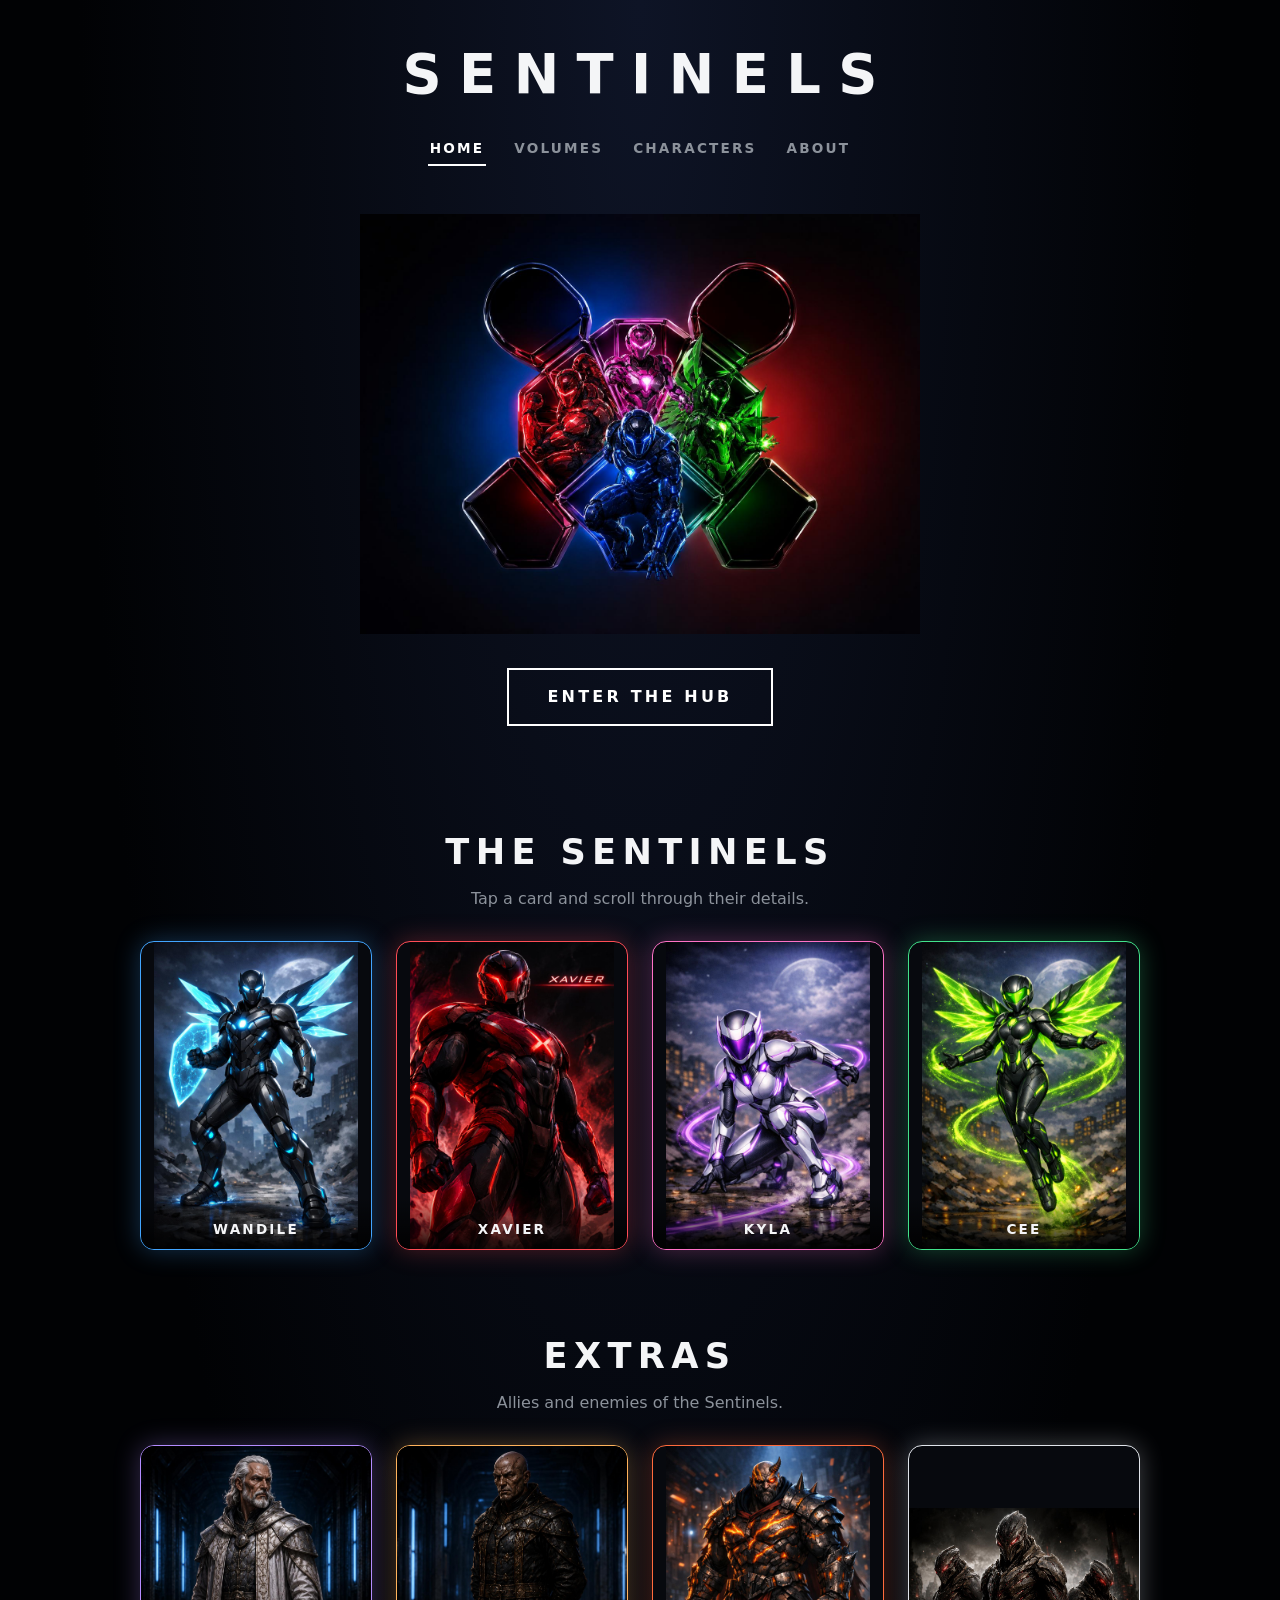
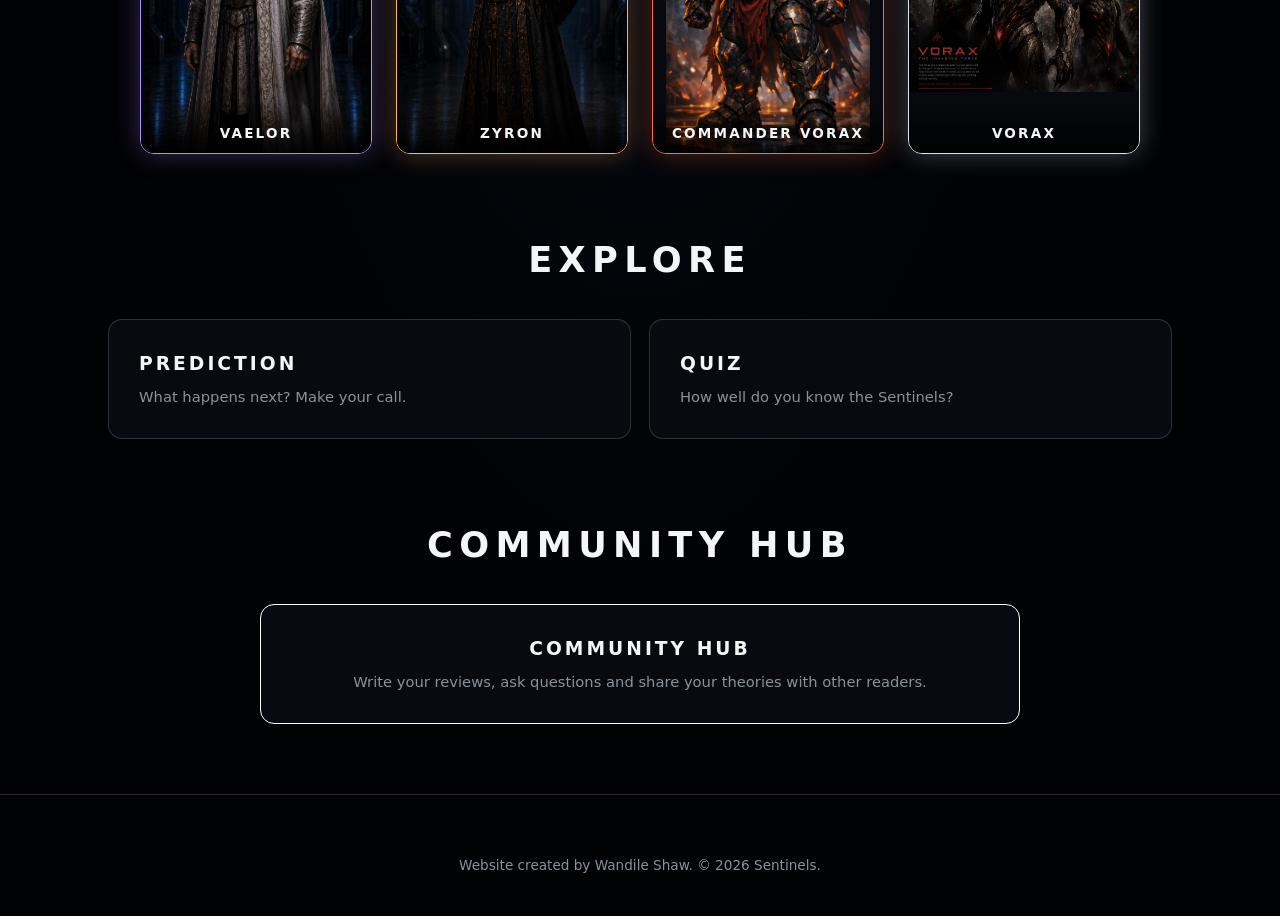
<file: index.html>
<!DOCTYPE html><html lang="en"><head><meta charset="UTF-8"><meta name="viewport" content="width=device-width,initial-scale=1"><title>SENTINELS</title><link rel="stylesheet" href="style.css"></head>
<body data-page="home"><main class="wrap">
<section class="hero"><img src="Logo final.jpeg" alt="SENTINELS"><a class="btn" href="volumes.html">ENTER THE HUB</a></section>
<h2 class="sec" id="characters">THE SENTINELS</h2><p class="sub">Tap a card and scroll through their details.</p>
<div class="grid" id="chars"></div>
<h2 class="sec">EXTRAS</h2><p class="sub">Allies and enemies of the Sentinels.</p>
<div class="grid" id="extras"></div>
<h2 class="sec">EXPLORE</h2><br>
<div class="cards">
<a class="card" href="prediction.html"><h3>PREDICTION</h3><p>What happens next? Make your call.</p></a>
<a class="card" href="quiz.html"><h3>QUIZ</h3><p>How well do you know the Sentinels?</p></a>
</div>
<h2 class="sec">COMMUNITY HUB</h2><br>
<a class="card hubcard" href="hub.html"><h3>COMMUNITY HUB</h3><p>Write your reviews, ask questions and share your theories with other readers.</p></a>
</main><script src="script.js"></script></body></html>
</file>
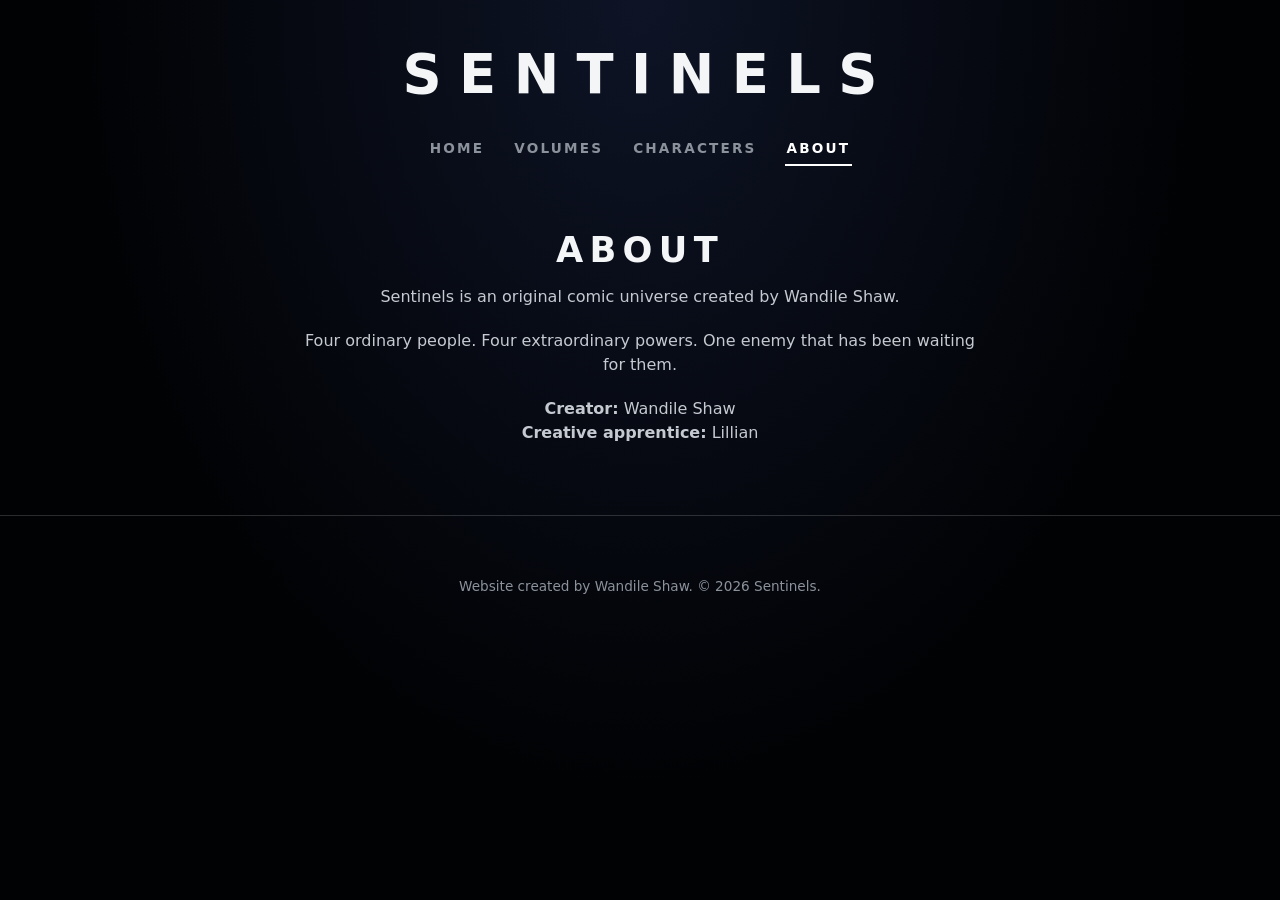
<file: about.html>
<!DOCTYPE html><html lang="en"><head><meta charset="UTF-8"><meta name="viewport" content="width=device-width,initial-scale=1"><title>SENTINELS</title><link rel="stylesheet" href="style.css"></head>
<body data-page="about"><main class="wrap"><div class="about">
<h2 class="sec" style="margin-top:50px">ABOUT</h2>
<p>Sentinels is an original comic universe created by Wandile Shaw.</p>
<p>Four ordinary people. Four extraordinary powers. One enemy that has been waiting for them.</p>
<p><strong>Creator:</strong> Wandile Shaw<br><strong>Creative apprentice:</strong> Lillian</p>
</div></main><script src="script.js"></script></body></html>
</file>
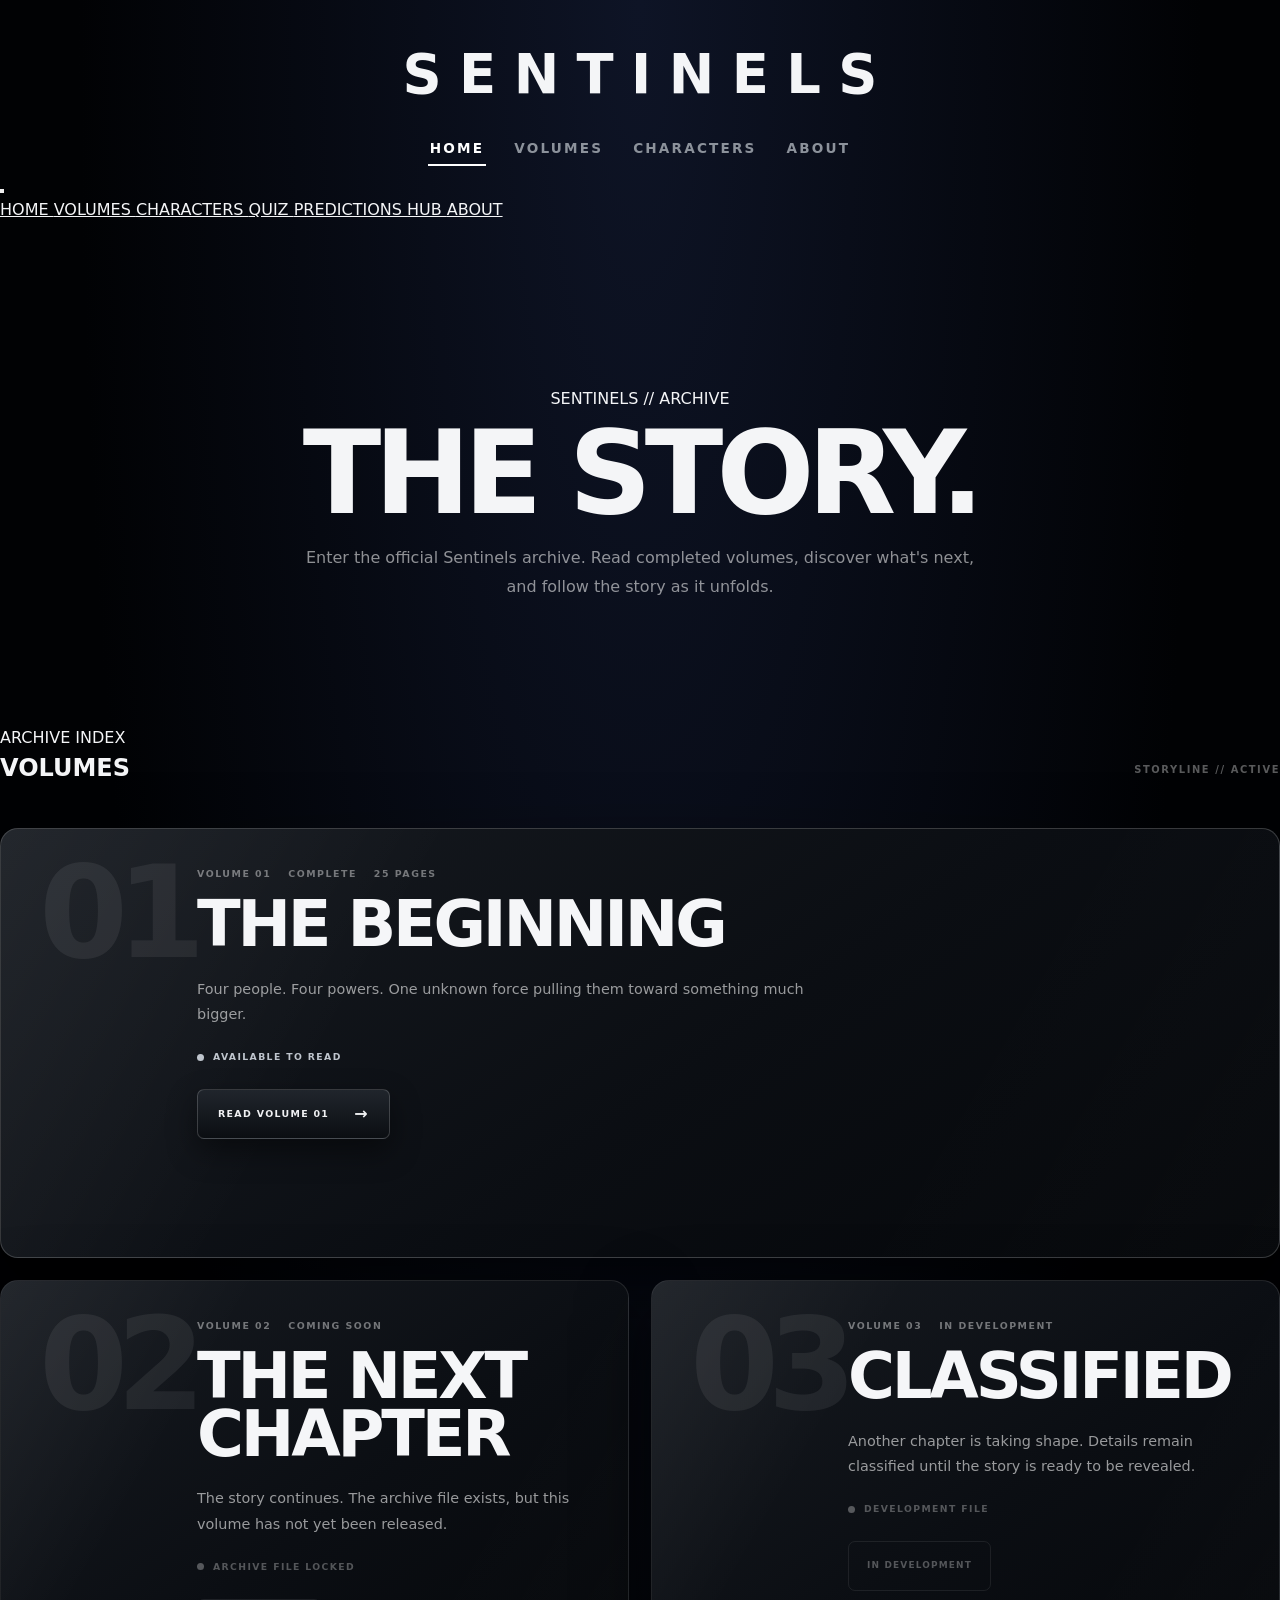
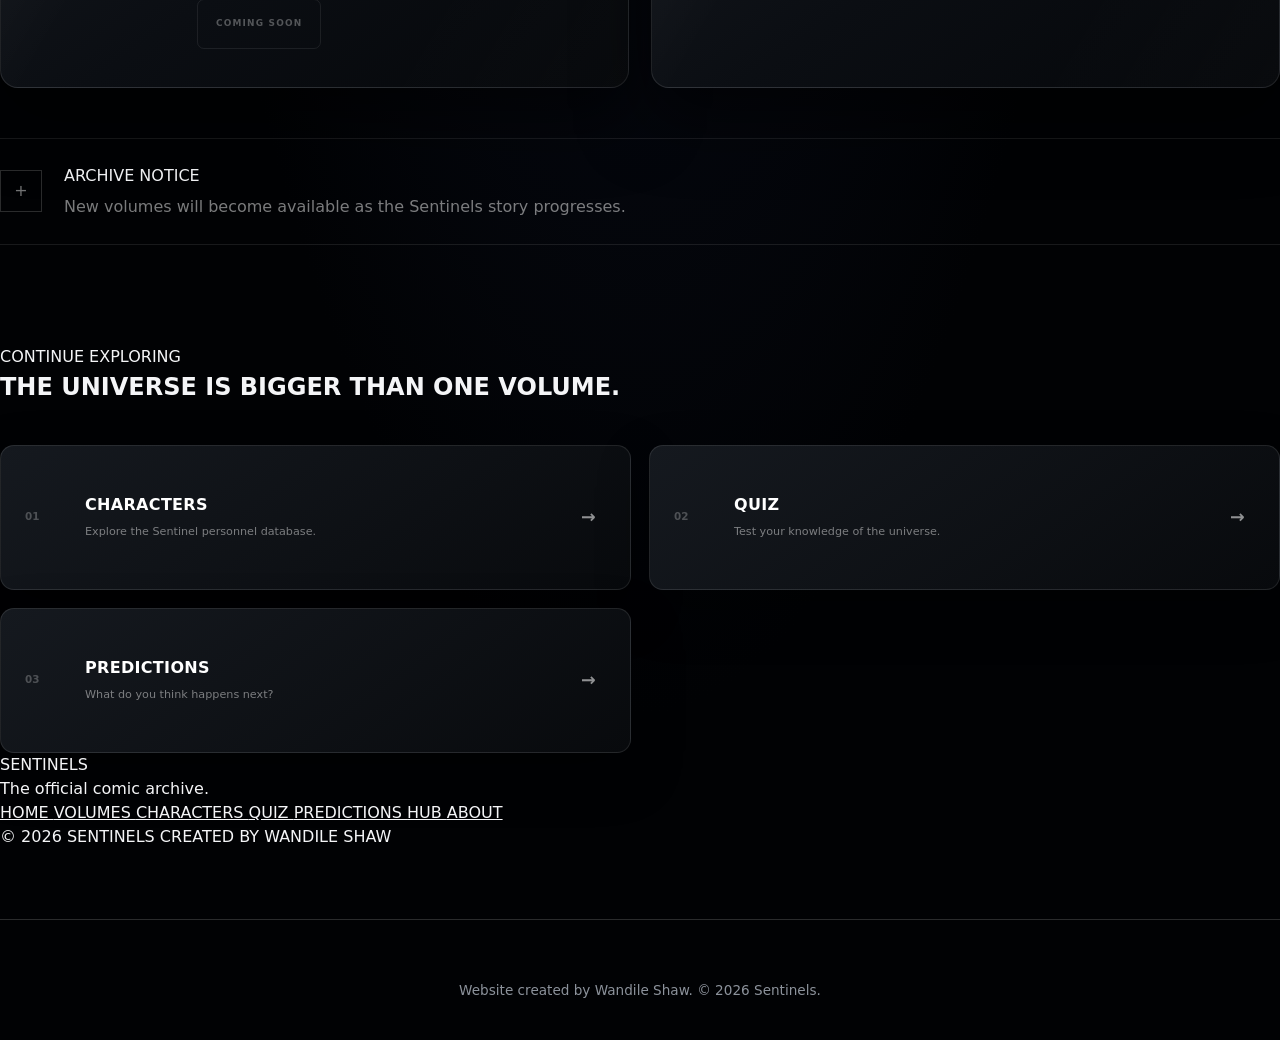
<file: archive.html>
<!DOCTYPE html>
<html lang="en">

<head>

    <meta charset="UTF-8">

    <meta
        name="viewport"
        content="width=device-width, initial-scale=1.0"
    >

    <meta
        name="theme-color"
        content="#010204"
    >

    <meta
        name="description"
        content="The official SENTINELS comic archive. Read available volumes and follow the story."
    >

    <title>SENTINELS — Volumes</title>

    <link
        rel="stylesheet"
        href="style.css"
    >

</head>


<body>


    <!-- =====================================================
         SPACE ENVIRONMENT
         ===================================================== -->

    <div
        class="space-background"
        aria-hidden="true"
    >

        <div class="extra-stars">

            <span class="extra-star" style="top:8%;left:6%"></span>
            <span class="extra-star" style="top:15%;left:18%"></span>
            <span class="extra-star" style="top:7%;left:37%"></span>
            <span class="extra-star" style="top:21%;left:58%"></span>
            <span class="extra-star" style="top:12%;left:79%"></span>
            <span class="extra-star" style="top:18%;left:94%"></span>

            <span class="extra-star" style="top:36%;left:10%"></span>
            <span class="extra-star" style="top:43%;left:31%"></span>
            <span class="extra-star" style="top:34%;left:52%"></span>
            <span class="extra-star" style="top:47%;left:73%"></span>
            <span class="extra-star" style="top:39%;left:90%"></span>

            <span class="extra-star" style="top:61%;left:7%"></span>
            <span class="extra-star" style="top:69%;left:24%"></span>
            <span class="extra-star" style="top:58%;left:45%"></span>
            <span class="extra-star" style="top:74%;left:67%"></span>
            <span class="extra-star" style="top:63%;left:91%"></span>

            <span class="extra-star" style="top:87%;left:15%"></span>
            <span class="extra-star" style="top:81%;left:39%"></span>
            <span class="extra-star" style="top:92%;left:60%"></span>
            <span class="extra-star" style="top:85%;left:82%"></span>

        </div>


        <div
            class="satellite"
            style="top:12%;left:7%;transform:rotate(-18deg) scale(.7)"
        ></div>

        <div
            class="satellite"
            style="top:37%;left:89%;transform:rotate(25deg) scale(.6)"
        ></div>

        <div
            class="satellite"
            style="top:76%;left:11%;transform:rotate(12deg) scale(.55)"
        ></div>


        <div
            class="asteroid blue one"
            style="top:23%;left:23%;transform:scale(.7)"
        ></div>

        <div
            class="asteroid pink five"
            style="top:31%;left:82%;transform:scale(.65)"
        ></div>

        <div
            class="asteroid red two"
            style="top:63%;left:91%;transform:scale(.55)"
        ></div>

        <div
            class="asteroid white four"
            style="top:80%;left:45%;transform:scale(.5)"
        ></div>


        <div
            class="fire-asteroid"
            style="top:18%;left:57%;transform:rotate(20deg) scale(.7)"
        ></div>

        <div
            class="fire-asteroid"
            style="top:69%;left:28%;transform:rotate(-22deg) scale(.55)"
        ></div>


        <div
            class="space-orb blue"
            style="top:44%;left:12%"
        ></div>

        <div
            class="space-orb pink"
            style="top:52%;left:85%;animation-delay:-2s"
        ></div>

        <div
            class="space-orb green"
            style="top:78%;left:76%;animation-delay:-3s"
        ></div>


        <div
            class="space-ship ship-one"
            style="top:22%;left:-5%"
        ></div>

        <div
            class="space-ship ship-three"
            style="top:68%;left:52%"
        ></div>

    </div>


    <!-- =====================================================
         NAVIGATION
         ===================================================== -->

    <header class="site-header">

        


        <button
            id="menuToggle"
            class="menu-toggle"
            type="button"
            aria-label="Open navigation"
            aria-expanded="false"
            aria-controls="mainNav"
        >

            <span></span>
            <span></span>
            <span></span>

        </button>


        <nav
            id="mainNav"
            class="main-nav"
            aria-label="Main navigation"
        >

            <a href="index.html">
                HOME
            </a>

            <a
                href="archive.html"
                class="active"
                aria-current="page"
            >
                VOLUMES
            </a>

            <a href="sentinels.html">
                CHARACTERS
            </a>

            <a href="quiz.html">
                QUIZ
            </a>

            <a href="prediction.html">
                PREDICTIONS
            </a>

            <a href="hub.html">
                HUB
            </a>

            <a href="about.html">
                ABOUT
            </a>

        </nav>

    </header>


    <!-- =====================================================
         MAIN
         ===================================================== -->

    <main>


        <!-- =================================================
             HERO
             ================================================= -->

        <section class="archive-page-hero">

            <div class="archive-hero-inner">

                <p class="eyebrow">
                    SENTINELS // ARCHIVE
                </p>

                <h1>
                    THE STORY.
                </h1>

                <p>
                    Enter the official Sentinels archive.
                    Read completed volumes, discover what's next,
                    and follow the story as it unfolds.
                </p>

            </div>

        </section>


        <!-- =================================================
             VOLUMES
             ================================================= -->

        <section class="section archive-section">

            <div class="archive-heading">

                <div>

                    <p class="eyebrow">
                        ARCHIVE INDEX
                    </p>

                    <h2>
                        VOLUMES
                    </h2>

                </div>


                <div class="archive-count">
                    STORYLINE // ACTIVE
                </div>

            </div>


            <div class="archive-grid">


                <!-- =================================================
                     VOLUME 01
                     ================================================= -->

                <article class="archive-volume archive-volume-main">

                    <div class="archive-volume-number">
                        01
                    </div>


                    <div class="archive-volume-content">

                        <div class="archive-volume-meta">

                            <span>
                                VOLUME 01
                            </span>

                            <span>
                                COMPLETE
                            </span>

                            <span>
                                25 PAGES
                            </span>

                        </div>


                        <h3>
                            THE BEGINNING
                        </h3>


                        <p>
                            Four people. Four powers.
                            One unknown force pulling them
                            toward something much bigger.
                        </p>


                        <div class="archive-status active">

                            <span></span>

                            AVAILABLE TO READ

                        </div>


                        <a
                            href="reader.html?volume=1"
                            class="archive-read-button"
                        >
                            READ VOLUME 01
                            <span>→</span>
                        </a>

                    </div>

                </article>


                <!-- =================================================
                     VOLUME 02
                     ================================================= -->

                <article class="archive-volume archive-volume-locked">

                    <div class="archive-volume-number">
                        02
                    </div>


                    <div class="archive-volume-content">

                        <div class="archive-volume-meta">

                            <span>
                                VOLUME 02
                            </span>

                            <span>
                                COMING SOON
                            </span>

                        </div>


                        <h3>
                            THE NEXT CHAPTER
                        </h3>


                        <p>
                            The story continues.
                            The archive file exists,
                            but this volume has not yet been released.
                        </p>


                        <div class="archive-status locked">

                            <span></span>

                            ARCHIVE FILE LOCKED

                        </div>


                        <div class="archive-disabled-button">
                            COMING SOON
                        </div>

                    </div>

                </article>


                <!-- =================================================
                     VOLUME 03
                     ================================================= -->

                <article class="archive-volume archive-volume-locked">

                    <div class="archive-volume-number">
                        03
                    </div>


                    <div class="archive-volume-content">

                        <div class="archive-volume-meta">

                            <span>
                                VOLUME 03
                            </span>

                            <span>
                                IN DEVELOPMENT
                            </span>

                        </div>


                        <h3>
                            CLASSIFIED
                        </h3>


                        <p>
                            Another chapter is taking shape.
                            Details remain classified until
                            the story is ready to be revealed.
                        </p>


                        <div class="archive-status locked">

                            <span></span>

                            DEVELOPMENT FILE

                        </div>


                        <div class="archive-disabled-button">
                            IN DEVELOPMENT
                        </div>

                    </div>

                </article>

            </div>


            <!-- =================================================
                 ARCHIVE NOTICE
                 ================================================= -->

            <div class="archive-notice">

                <div class="archive-notice-marker">
                    +
                </div>

                <div>

                    <p class="eyebrow">
                        ARCHIVE NOTICE
                    </p>

                    <p>
                        New volumes will become available
                        as the Sentinels story progresses.
                    </p>

                </div>

            </div>

        </section>


        <!-- =================================================
             EXPLORE
             ================================================= -->

        <section class="section archive-explore">

            <p class="eyebrow">
                CONTINUE EXPLORING
            </p>

            <h2>
                THE UNIVERSE IS BIGGER THAN ONE VOLUME.
            </h2>


            <div class="archive-explore-grid">


                <a
                    href="sentinels.html"
                    class="archive-explore-card"
                >

                    <span>
                        01
                    </span>

                    <div>

                        <h3>
                            CHARACTERS
                        </h3>

                        <p>
                            Explore the Sentinel personnel database.
                        </p>

                    </div>

                    <strong>
                        →
                    </strong>

                </a>


                <a
                    href="quiz.html"
                    class="archive-explore-card"
                >

                    <span>
                        02
                    </span>

                    <div>

                        <h3>
                            QUIZ
                        </h3>

                        <p>
                            Test your knowledge of the universe.
                        </p>

                    </div>

                    <strong>
                        →
                    </strong>

                </a>


                <a
                    href="prediction.html"
                    class="archive-explore-card"
                >

                    <span>
                        03
                    </span>

                    <div>

                        <h3>
                            PREDICTIONS
                        </h3>

                        <p>
                            What do you think happens next?
                        </p>

                    </div>

                    <strong>
                        →
                    </strong>

                </a>

            </div>

        </section>

    </main>


    <!-- =====================================================
         FOOTER
         ===================================================== -->

    <footer class="site-footer">

        <div class="footer-inner">

            <div>

                <div class="footer-brand">
                    SENTINELS
                </div>

                <p>
                    The official comic archive.
                </p>

            </div>


            <div class="footer-links">

                <a href="index.html">
                    HOME
                </a>

                <a href="archive.html">
                    VOLUMES
                </a>

                <a href="sentinels.html">
                    CHARACTERS
                </a>

                <a href="quiz.html">
                    QUIZ
                </a>

                <a href="prediction.html">
                    PREDICTIONS
                </a>

                <a href="hub.html">
                    HUB
                </a>

                <a href="about.html">
                    ABOUT
                </a>

            </div>

        </div>


        <div class="footer-bottom">

            <span>
                © <span data-current-year>2026</span>
                SENTINELS
            </span>

            <span>
                CREATED BY WANDILE SHAW
            </span>

        </div>

    </footer>


    <!-- =====================================================
         PAGE-SPECIFIC STYLES
         ===================================================== -->

    <style>

        /* ================================================
           HERO
           ================================================ */

        .archive-page-hero {

            min-height: 56vh;

            display: flex;

            align-items: center;

            justify-content: center;

            text-align: center;

            padding:
                110px
                20px
                70px;

        }


        .archive-hero-inner {

            width:
                min(
                    850px,
                    92vw
                );

        }


        .archive-hero-inner h1 {

            margin:
                12px
                0
                20px;

            font-size:
                clamp(
                    3.5rem,
                    9vw,
                    8rem
                );

            line-height: 0.88;

            letter-spacing:
                -0.06em;

        }


        .archive-hero-inner > p:last-child {

            max-width:
                680px;

            margin:
                0
                auto;

            color:
                rgba(
                    255,
                    255,
                    255,
                    0.55
                );

            line-height: 1.8;

        }


        /* ================================================
           HEADING
           ================================================ */

        .archive-heading {

            display: flex;

            align-items: flex-end;

            justify-content: space-between;

            gap: 30px;

        }


        .archive-count {

            padding-bottom: 8px;

            color:
                rgba(
                    255,
                    255,
                    255,
                    0.35
                );

            font-size:
                0.62rem;

            font-weight: 900;

            letter-spacing:
                0.16em;

        }


        /* ================================================
           VOLUME GRID
           ================================================ */

        .archive-grid {

            display: grid;

            grid-template-columns:
                repeat(
                    2,
                    minmax(0, 1fr)
                );

            gap: 22px;

            margin-top: 42px;

        }


        /* ================================================
           VOLUME CARD
           ================================================ */

        .archive-volume {

            position: relative;

            min-width: 0;

            overflow: hidden;

            display: grid;

            grid-template-columns:
                130px
                minmax(0, 1fr);

            gap: 28px;

            min-height: 380px;

            padding: 38px;

            border-radius:
                18px;

            border:
                1px solid
                rgba(
                    255,
                    255,
                    255,
                    0.11
                );

            background:
                linear-gradient(
                    145deg,
                    #171b21,
                    #0b0e13 55%,
                    #05070a
                );

            box-shadow:
                0
                28px
                70px
                rgba(
                    0,
                    0,
                    0,
                    0.6
                );

            transition:
                transform
                0.35s
                ease,

                border-color
                0.35s
                ease,

                box-shadow
                0.35s
                ease;

        }


        .archive-volume:hover {

            transform:
                translateY(-7px);

            border-color:
                rgba(
                    255,
                    255,
                    255,
                    0.22
                );

            box-shadow:
                0
                38px
                85px
                rgba(
                    0,
                    0,
                    0,
                    0.72
                );

        }


        .archive-volume-main {

            grid-column:
                1 / -1;

            min-height:
                430px;

            border-color:
                rgba(
                    255,
                    255,
                    255,
                    0.2
                );

        }


        .archive-volume::before {

            content: "";

            position: absolute;

            inset: 0;

            pointer-events: none;

            background:
                linear-gradient(
                    120deg,
                    rgba(
                        255,
                        255,
                        255,
                        0.055
                    ),
                    transparent 30%,
                    transparent 70%,
                    rgba(
                        255,
                        255,
                        255,
                        0.015
                    )
                );

        }


        /* ================================================
           BIG NUMBER
           ================================================ */

        .archive-volume-number {

            position: relative;

            z-index: 1;

            font-size:
                clamp(
                    5rem,
                    10vw,
                    9rem
                );

            line-height:
                0.72;

            font-weight:
                900;

            letter-spacing:
                -0.09em;

            color:
                rgba(
                    255,
                    255,
                    255,
                    0.07
                );

        }


        .archive-volume-content {

            position: relative;

            z-index: 1;

            display: flex;

            flex-direction: column;

            align-items: flex-start;

        }


        /* ================================================
           META
           ================================================ */

        .archive-volume-meta {

            display: flex;

            flex-wrap: wrap;

            gap:
                9px
                17px;

            margin-bottom:
                15px;

            color:
                rgba(
                    255,
                    255,
                    255,
                    0.42
                );

            font-size:
                0.59rem;

            font-weight:
                900;

            letter-spacing:
                0.16em;

        }


        .archive-volume-content h3 {

            margin:
                0;

            color:
                #f5f6f8;

            font-size:
                clamp(
                    2rem,
                    5vw,
                    4.5rem
                );

            line-height:
                0.9;

            letter-spacing:
                -0.05em;

        }


        .archive-volume-content > p {

            max-width:
                650px;

            margin:
                23px
                0;

            color:
                rgba(
                    255,
                    255,
                    255,
                    0.58
                );

            font-size:
                0.9rem;

            line-height:
                1.75;

        }


        /* ================================================
           STATUS
           ================================================ */

        .archive-status {

            display: flex;

            align-items: center;

            gap:
                9px;

            margin-bottom:
                25px;

            color:
                rgba(
                    255,
                    255,
                    255,
                    0.68
                );

            font-size:
                0.58rem;

            font-weight:
                900;

            letter-spacing:
                0.15em;

        }


        .archive-status span {

            width:
                7px;

            height:
                7px;

            flex:
                0 0 7px;

            border-radius:
                50%;

            background:
                currentColor;

        }


        .archive-status.active {

            color:
                #bfc5cd;

        }


        .archive-status.locked {

            color:
                rgba(
                    255,
                    255,
                    255,
                    0.3
                );

        }


        /* ================================================
           READ BUTTON
           ================================================ */

        .archive-read-button {

            display: inline-flex;

            align-items: center;

            gap:
                25px;

            min-height:
                50px;

            padding:
                0
                20px;

            border:
                1px solid
                rgba(
                    255,
                    255,
                    255,
                    0.18
                );

            border-radius:
                7px;

            background:
                linear-gradient(
                    180deg,
                    #20252c,
                    #0b0e12
                );

            color:
                #f0f1f3;

            text-decoration:
                none;

            font-size:
                0.59rem;

            font-weight:
                900;

            letter-spacing:
                0.14em;

            box-shadow:
                0
                12px
                30px
                rgba(
                    0,
                    0,
                    0,
                    0.45
                );

            transition:
                transform
                0.25s
                ease,

                border-color
                0.25s
                ease,

                box-shadow
                0.25s
                ease;

        }


        .archive-read-button:hover {

            transform:
                translateY(-3px);

            border-color:
                rgba(
                    255,
                    255,
                    255,
                    0.35
                );

            box-shadow:
                0
                18px
                38px
                rgba(
                    0,
                    0,
                    0,
                    0.65
                );

        }


        .archive-read-button span {

            font-size:
                1rem;

        }


        /* ================================================
           DISABLED
           ================================================ */

        .archive-disabled-button {

            display:
                inline-flex;

            align-items:
                center;

            min-height:
                50px;

            padding:
                0
                18px;

            border:
                1px solid
                rgba(
                    255,
                    255,
                    255,
                    0.08
                );

            border-radius:
                7px;

            color:
                rgba(
                    255,
                    255,
                    255,
                    0.3
                );

            font-size:
                0.56rem;

            font-weight:
                900;

            letter-spacing:
                0.13em;

        }


        /* ================================================
           ARCHIVE NOTICE
           ================================================ */

        .archive-notice {

            display:
                flex;

            align-items:
                center;

            gap:
                22px;

            margin-top:
                50px;

            padding:
                25px
                0;

            border-top:
                1px solid
                rgba(
                    255,
                    255,
                    255,
                    0.09
                );

            border-bottom:
                1px solid
                rgba(
                    255,
                    255,
                    255,
                    0.09
                );

        }


        .archive-notice-marker {

            width:
                42px;

            height:
                42px;

            flex:
                0 0 42px;

            display:
                grid;

            place-items:
                center;

            border:
                1px solid
                rgba(
                    255,
                    255,
                    255,
                    0.16
                );

            color:
                rgba(
                    255,
                    255,
                    255,
                    0.45
                );

        }


        .archive-notice p:last-child {

            margin:
                7px
                0
                0;

            color:
                rgba(
                    255,
                    255,
                    255,
                    0.48
                );

        }


        /* ================================================
           EXPLORE
           ================================================ */

        .archive-explore {

            padding-top:
                100px;

        }


        .archive-explore h2 {

            max-width:
                850px;

        }


        .archive-explore-grid {

            display:
                grid;

            grid-template-columns:
                repeat(
                    2,
                    minmax(0, 1fr)
                );

            gap:
                18px;

            margin-top:
                40px;

        }


        .archive-explore-card {

            min-height:
                145px;

            display:
                grid;

            grid-template-columns:
                45px
                1fr
                25px;

            align-items:
                center;

            gap:
                15px;

            padding:
                24px;

            border:
                1px solid
                rgba(
                    255,
                    255,
                    255,
                    0.1
                );

            border-radius:
                14px;

            background:
                linear-gradient(
                    145deg,
                    #15191f,
                    #080a0d
                );

            color:
                #fff;

            text-decoration:
                none;

            box-shadow:
                0
                20px
                50px
                rgba(
                    0,
                    0,
                    0,
                    0.4
                );

            transition:
                transform
                0.3s
                ease,

                border-color
                0.3s
                ease;

        }


        .archive-explore-card:hover {

            transform:
                translateY(-5px);

            border-color:
                rgba(
                    255,
                    255,
                    255,
                    0.2
                );

        }


        .archive-explore-card > span:first-child {

            color:
                rgba(
                    255,
                    255,
                    255,
                    0.25
                );

            font-size:
                0.65rem;

            font-weight:
                900;

        }


        .archive-explore-card h3 {

            margin:
                0
                0
                7px;

            font-size:
                1rem;

            letter-spacing:
                0.02em;

        }


        .archive-explore-card p {

            margin:
                0;

            color:
                rgba(
                    255,
                    255,
                    255,
                    0.45
                );

            font-size:
                0.7rem;

            line-height:
                1.5;

        }


        .archive-explore-card strong {

            color:
                rgba(
                    255,
                    255,
                    255,
                    0.55
                );

            font-size:
                1.1rem;

        }


        /* ================================================
           MOBILE
           ================================================ */

        @media (max-width: 760px) {

            .archive-page-hero {

                min-height:
                    48vh;

                padding:
                    105px
                    18px
                    55px;

            }


            .archive-heading {

                align-items:
                    flex-start;

                flex-direction:
                    column;

                gap:
                    8px;

            }


            .archive-grid {

                grid-template-columns:
                    repeat(
                        2,
                        minmax(0, 1fr)
                    );

                gap:
                    12px;

            }


            .archive-volume {

                grid-template-columns:
                    1fr;

                gap:
                    12px;

                min-height:
                    370px;

                padding:
                    21px;

            }


            .archive-volume-main {

                grid-column:
                    1 / -1;

                min-height:
                    400px;

            }


            .archive-volume-number {

                font-size:
                    4rem;

                line-height:
                    0.7;

            }


            .archive-volume-content h3 {

                font-size:
                    1.65rem;

            }


            .archive-volume-content > p {

                font-size:
                    0.65rem;

                line-height:
                    1.6;

            }


            .archive-volume-meta {

                font-size:
                    0.42rem;

                gap:
                    6px
                    9px;

            }


            .archive-status {

                font-size:
                    0.43rem;

                letter-spacing:
                    0.08em;

            }


            .archive-read-button,
            .archive-disabled-button {

                min-height:
                    42px;

                padding:
                    0
                    13px;

                font-size:
                    0.43rem;

            }


            .archive-explore-grid {

                grid-template-columns:
                    repeat(
                        2,
                        minmax(0, 1fr)
                    );

                gap:
                    10px;

            }


            .archive-explore-card {

                min-height:
                    125px;

                grid-template-columns:
                    28px
                    1fr;

                padding:
                    15px;

            }


            .archive-explore-card strong {

                display:
                    none;

            }


            .archive-explore-card h3 {

                font-size:
                    0.75rem;

            }


            .archive-explore-card p {

                font-size:
                    0.5rem;

            }


            .archive-notice {

                align-items:
                    flex-start;

            }

        }


        @media (max-width: 390px) {

            .archive-grid {

                gap:
                    8px;

            }


            .archive-volume {

                padding:
                    15px;

            }


            .archive-volume-content h3 {

                font-size:
                    1.4rem;

            }


            .archive-volume-content > p {

                font-size:
                    0.58rem;

            }


            .archive-explore-grid {

                gap:
                    8px;

            }


            .archive-explore-card {

                padding:
                    12px;

            }

        }

    </style>


    <script src="script.js"></script>

</body>

</html>
</file>
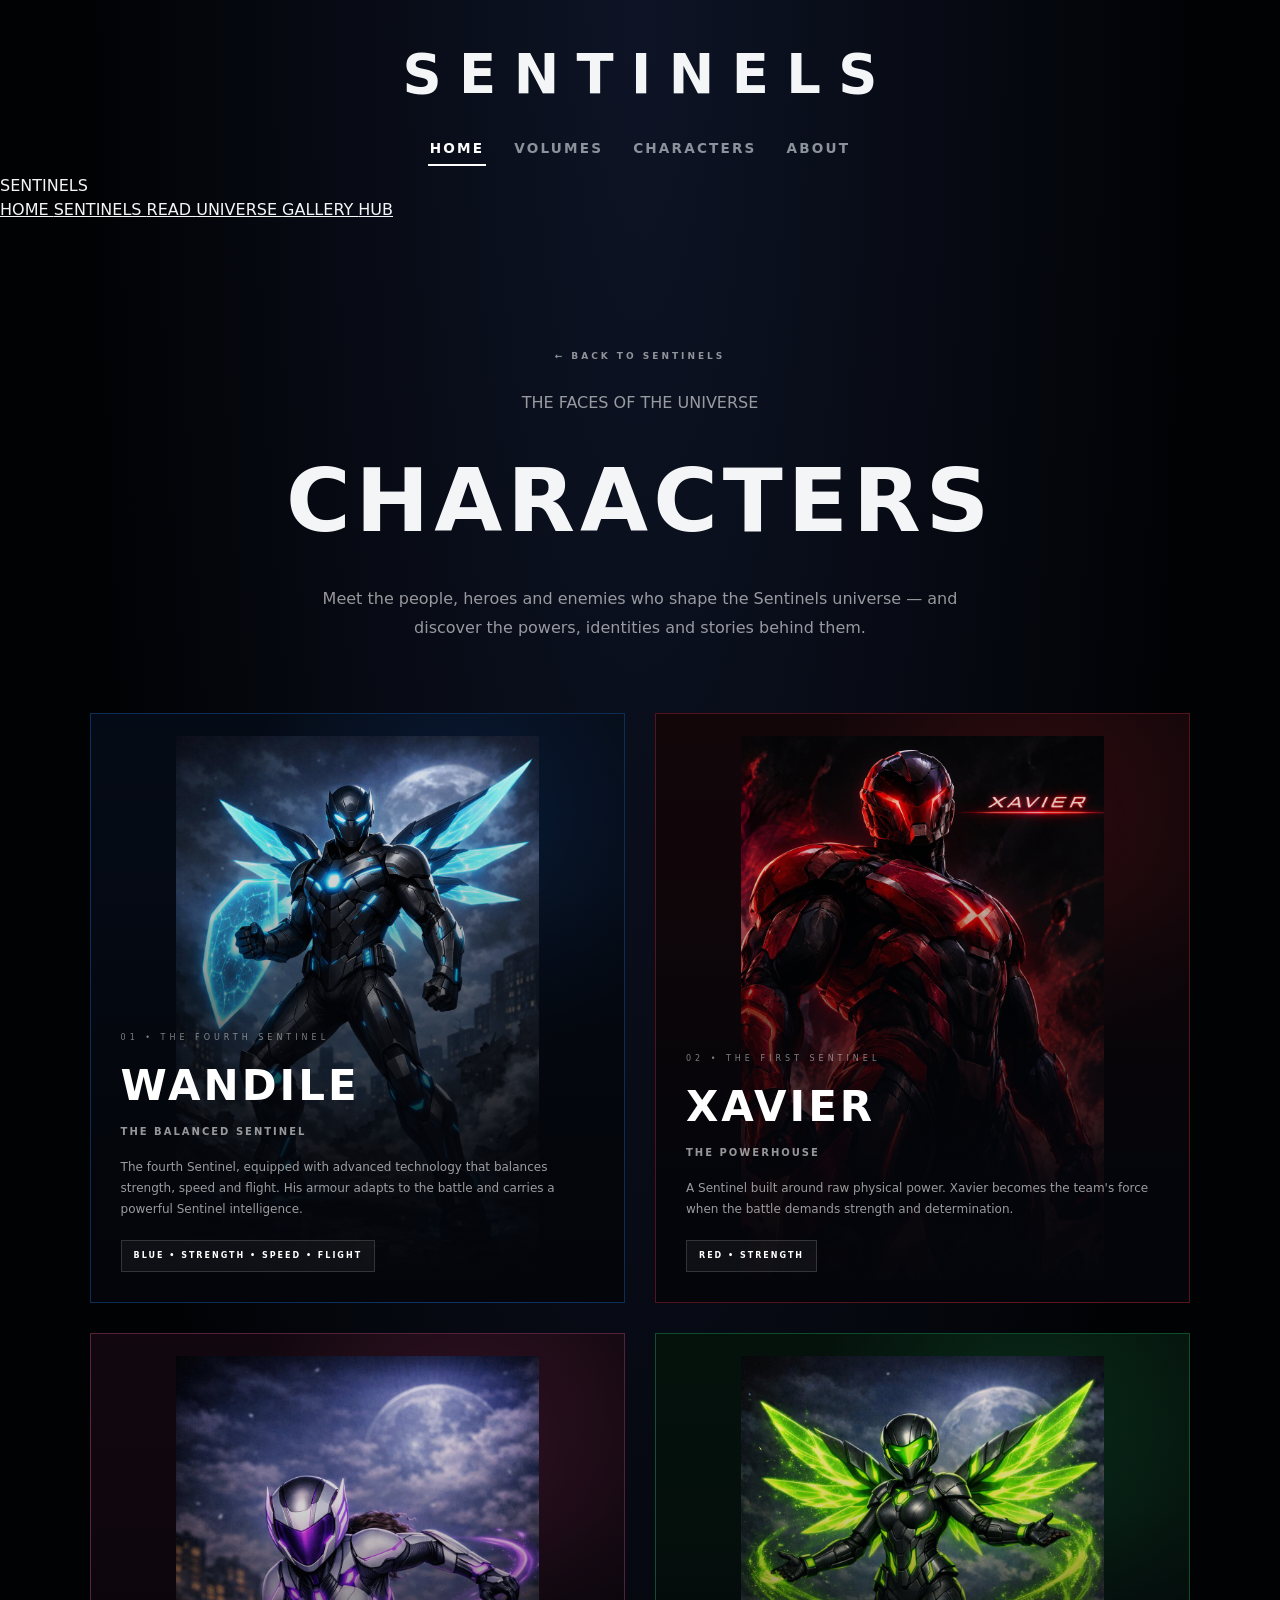
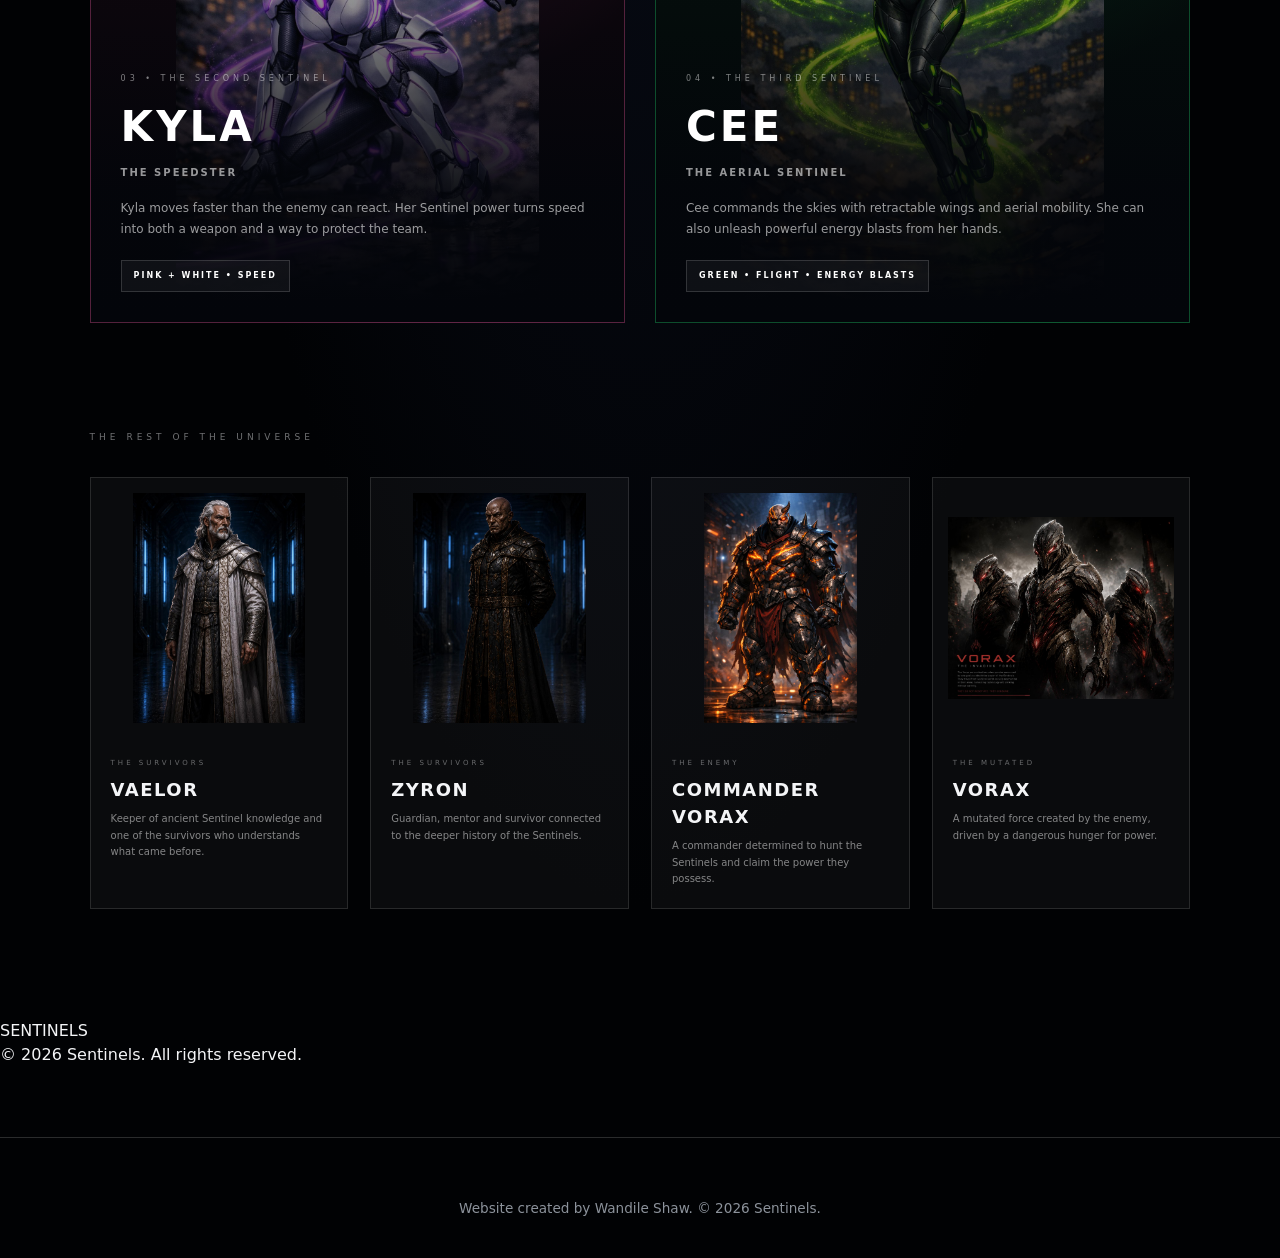
<file: characters.html>
<!DOCTYPE html>
<html lang="en">

<head>

    <meta charset="UTF-8">

    <meta
        name="viewport"
        content="width=device-width, initial-scale=1.0"
    >

    <meta
        name="theme-color"
        content="#03050a"
    >

    <title>CHARACTERS — SENTINELS</title>

    <link rel="stylesheet" href="style.css">


    <style>

        /* =====================================================
           SENTINELS — CHARACTER ARCHIVE
        ===================================================== */

        .character-page {

            position: relative;

            min-height: 100vh;

        }


        .character-hero {

            text-align: center;

            padding:
                120px 7% 70px;

        }


        .character-hero h1 {

            font-size:
                clamp(42px, 8vw, 88px);

            letter-spacing:
                5px;

            margin:
                18px 0;

        }


        .character-hero p {

            max-width: 650px;

            margin:
                0 auto;

            color:
                rgba(255,255,255,.58);

            line-height:
                1.8;

        }


        .back-link {

            display: inline-block;

            margin-bottom: 25px;

            color:
                rgba(255,255,255,.55);

            text-decoration: none;

            font-size: 9px;

            font-weight: 800;

            letter-spacing: 3px;

            transition:
                color .25s ease,
                transform .25s ease;

        }


        .back-link:hover {

            color: #ffffff;

            transform:
                translateX(-4px);

        }


        /* =====================================================
           CHARACTER GRID
        ===================================================== */

        .character-archive {

            width:
                min(1180px, 86%);

            margin:
                0 auto 100px;

            display:
                grid;

            grid-template-columns:
                repeat(2, minmax(0, 1fr));

            gap:
                30px;

        }


        /* =====================================================
           CHARACTER CARD
        ===================================================== */

        .character-profile {

            position: relative;

            min-width: 0;

            min-height: 590px;

            overflow: hidden;

            border:
                1px solid
                rgba(255,255,255,.13);

            background:
                #070b13;

            display:
                flex;

            flex-direction:
                column;

            justify-content:
                flex-end;

            text-decoration: none;

            color: #ffffff;

            transition:
                transform .35s ease,
                border-color .35s ease,
                box-shadow .35s ease;

        }


        .character-profile:hover {

            transform:
                translateY(-8px);

            border-color:
                rgba(255,255,255,.35);

            box-shadow:
                0 28px 70px
                rgba(0,0,0,.45);

        }


        /* =====================================================
           ARTWORK
        ===================================================== */

        .character-profile-image {

            position: absolute;

            inset: 0;

            width: 100%;

            height: 100%;

            object-fit: contain;

            object-position: center;

            padding:
                22px;

            transition:
                transform .6s ease,
                opacity .5s ease;

        }


        .character-profile:hover
        .character-profile-image {

            transform:
                scale(1.035);

        }


        /* =====================================================
           OVERLAY
        ===================================================== */

        .character-profile::after {

            content: "";

            position: absolute;

            inset: 0;

            background:

                linear-gradient(
                    to top,
                    rgba(3,5,10,1) 0%,
                    rgba(3,5,10,.94) 22%,
                    rgba(3,5,10,.65) 42%,
                    rgba(3,5,10,.18) 70%,
                    rgba(3,5,10,.02) 100%
                );

            pointer-events:
                none;

        }


        /* =====================================================
           CARD CONTENT
        ===================================================== */

        .character-profile-content {

            position:
                relative;

            z-index:
                2;

            padding:
                30px;

        }


        .character-number {

            display:
                block;

            font-size:
                8px;

            letter-spacing:
                4px;

            opacity:
                .48;

            margin-bottom:
                10px;

        }


        .character-profile h2 {

            margin:
                0 0 7px;

            font-size:
                clamp(28px, 4vw, 42px);

            letter-spacing:
                3px;

        }


        .character-title {

            margin:
                0 0 18px;

            font-size:
                10px;

            letter-spacing:
                2px;

            font-weight:
                800;

            opacity:
                .58;

        }


        .character-description {

            margin:
                0 0 20px;

            max-width:
                500px;

            font-size:
                12px;

            line-height:
                1.75;

            color:
                rgba(255,255,255,.60);

        }


        .character-power {

            display:
                inline-block;

            padding:
                9px 12px;

            border:
                1px solid
                rgba(255,255,255,.15);

            background:
                rgba(255,255,255,.045);

            font-size:
                8px;

            font-weight:
                800;

            letter-spacing:
                2px;

        }


        /* =====================================================
           SENTINEL COLOUR IDENTITIES
        ===================================================== */

        .wandile-card {

            border-color:
                rgba(35,135,255,.28);

            background:

                radial-gradient(
                    circle at 70% 20%,
                    rgba(30,130,255,.16),
                    transparent 38%
                ),

                #050b16;

        }


        .wandile-card:hover {

            border-color:
                rgba(35,135,255,.65);

            box-shadow:
                0 28px 75px
                rgba(0,100,255,.16);

        }


        .xavier-card {

            border-color:
                rgba(255,55,70,.28);

            background:

                radial-gradient(
                    circle at 70% 20%,
                    rgba(255,45,60,.15),
                    transparent 38%
                ),

                #120609;

        }


        .xavier-card:hover {

            border-color:
                rgba(255,55,70,.65);

            box-shadow:
                0 28px 75px
                rgba(255,40,50,.14);

        }


        .kyla-card {

            border-color:
                rgba(255,100,180,.28);

            background:

                radial-gradient(
                    circle at 70% 20%,
                    rgba(255,90,175,.16),
                    transparent 38%
                ),

                #12070e;

        }


        .kyla-card:hover {

            border-color:
                rgba(255,100,180,.65);

            box-shadow:
                0 28px 75px
                rgba(255,70,160,.14);

        }


        .cee-card {

            border-color:
                rgba(35,230,125,.28);

            background:

                radial-gradient(
                    circle at 70% 20%,
                    rgba(35,225,125,.15),
                    transparent 38%
                ),

                #05120c;

        }


        .cee-card:hover {

            border-color:
                rgba(35,230,125,.65);

            box-shadow:
                0 28px 75px
                rgba(20,220,120,.14);

        }


        .vaelor-card {

            border-color:
                rgba(80,160,255,.25);

        }


        .zyron-card {

            border-color:
                rgba(60,220,255,.25);

        }


        .commander-card {

            border-color:
                rgba(255,60,70,.25);

        }


        .vorax-card {

            border-color:
                rgba(170,70,255,.28);

        }


        /* =====================================================
           SECONDARY CHARACTERS
        ===================================================== */

        .secondary-title {

            width:
                min(1180px, 86%);

            margin:
                0 auto 30px;

        }


        .secondary-title span {

            font-size:
                9px;

            letter-spacing:
                4px;

            opacity:
                .45;

        }


        .secondary-grid {

            width:
                min(1180px, 86%);

            margin:
                0 auto 110px;

            display:
                grid;

            grid-template-columns:
                repeat(4, minmax(0, 1fr));

            gap:
                22px;

        }


        .secondary-card {

            min-width:
                0;

            border:
                1px solid
                rgba(255,255,255,.12);

            background:
                rgba(255,255,255,.035);

            overflow:
                hidden;

            transition:
                transform .3s ease,
                border-color .3s ease;

        }


        .secondary-card:hover {

            transform:
                translateY(-6px);

            border-color:
                rgba(255,255,255,.3);

        }


        .secondary-image {

            display:
                block;

            width:
                100%;

            height:
                260px;

            object-fit:
                contain;

            padding:
                15px;

        }


        .secondary-content {

            padding:
                20px;

        }


        .secondary-content span {

            display:
                block;

            font-size:
                7px;

            letter-spacing:
                3px;

            opacity:
                .4;

            margin-bottom:
                8px;

        }


        .secondary-content h3 {

            margin:
                0 0 8px;

            font-size:
                18px;

            letter-spacing:
                1.5px;

        }


        .secondary-content p {

            margin:
                0;

            font-size:
                10px;

            line-height:
                1.65;

            color:
                rgba(255,255,255,.5);

        }


        /* =====================================================
           MOBILE
        ===================================================== */

        @media (max-width: 800px) {

            .character-hero {

                padding:
                    100px 7% 55px;

            }


            .character-archive {

                grid-template-columns:
                    1fr;

                width:
                    90%;

                gap:
                    22px;

            }


            .character-profile {

                min-height:
                    570px;

            }


            .secondary-grid {

                grid-template-columns:
                    repeat(2, minmax(0, 1fr));

                width:
                    90%;

            }


            .secondary-title {

                width:
                    90%;

            }

        }


        @media (max-width: 480px) {

            .character-hero h1 {

                letter-spacing:
                    3px;

            }


            .character-profile {

                min-height:
                    500px;

            }


            .character-profile-image {

                padding:
                    12px;

            }


            .character-profile-content {

                padding:
                    24px;

            }


            .character-description {

                font-size:
                    11px;

            }


            .secondary-grid {

                grid-template-columns:
                    1fr;

                gap:
                    18px;

            }


            .secondary-image {

                height:
                    280px;

            }

        }


        /* =====================================================
           ACCESSIBILITY
        ===================================================== */

        @media (prefers-reduced-motion: reduce) {

            .character-profile,
            .secondary-card,
            .back-link {

                transition:
                    none;

            }

        }

    </style>

</head>


<body>


    <header class="navbar">

        <div class="logo">
            SENTINELS
        </div>


        <nav>

            <a href="index.html">
                HOME
            </a>

            <a href="sentinels.html">
                SENTINELS
            </a>

            <a href="archive.html">
                READ
            </a>

            <a href="universe.html">
                UNIVERSE
            </a>

            <a href="gallery.html">
                GALLERY
            </a>

            <a href="hub.html">
                HUB
            </a>

        </nav>

    </header>


    <main class="character-page">


        <section class="character-hero">

            <a
                href="index.html"
                class="back-link"
            >
                ← BACK TO SENTINELS
            </a>


            <p class="eyebrow">
                THE FACES OF THE UNIVERSE
            </p>


            <h1>
                CHARACTERS
            </h1>


            <p>
                Meet the people, heroes and enemies who shape
                the Sentinels universe — and discover the powers,
                identities and stories behind them.
            </p>

        </section>


        <!-- =================================================
             MAIN SENTINELS
        ================================================== -->

        <section class="character-archive">


            <article class="character-profile wandile-card">

                <img
                    src="Wandile character art.jpeg"
                    alt="Wandile"
                    class="character-profile-image"
                >


                <div class="character-profile-content">

                    <span class="character-number">
                        01 • THE FOURTH SENTINEL
                    </span>


                    <h2>
                        WANDILE
                    </h2>


                    <p class="character-title">
                        THE BALANCED SENTINEL
                    </p>


                    <p class="character-description">
                        The fourth Sentinel, equipped with advanced
                        technology that balances strength, speed and
                        flight. His armour adapts to the battle and
                        carries a powerful Sentinel intelligence.
                    </p>


                    <span class="character-power">
                        BLUE • STRENGTH • SPEED • FLIGHT
                    </span>

                </div>

            </article>


            <article class="character-profile xavier-card">

                <img
                    src="Xavier character art final.jpeg"
                    alt="Xavier"
                    class="character-profile-image"
                >


                <div class="character-profile-content">

                    <span class="character-number">
                        02 • THE FIRST SENTINEL
                    </span>


                    <h2>
                        XAVIER
                    </h2>


                    <p class="character-title">
                        THE POWERHOUSE
                    </p>


                    <p class="character-description">
                        A Sentinel built around raw physical power.
                        Xavier becomes the team's force when the
                        battle demands strength and determination.
                    </p>


                    <span class="character-power">
                        RED • STRENGTH
                    </span>

                </div>

            </article>


            <article class="character-profile kyla-card">

                <img
                    src="Kyla character art final 1.jpeg"
                    alt="Kyla"
                    class="character-profile-image"
                >


                <div class="character-profile-content">

                    <span class="character-number">
                        03 • THE SECOND SENTINEL
                    </span>


                    <h2>
                        KYLA
                    </h2>


                    <p class="character-title">
                        THE SPEEDSTER
                    </p>


                    <p class="character-description">
                        Kyla moves faster than the enemy can react.
                        Her Sentinel power turns speed into both a
                        weapon and a way to protect the team.
                    </p>


                    <span class="character-power">
                        PINK + WHITE • SPEED
                    </span>

                </div>

            </article>


            <article class="character-profile cee-card">

                <img
                    src="Cee character art.jpeg"
                    alt="Cee"
                    class="character-profile-image"
                >


                <div class="character-profile-content">

                    <span class="character-number">
                        04 • THE THIRD SENTINEL
                    </span>


                    <h2>
                        CEE
                    </h2>


                    <p class="character-title">
                        THE AERIAL SENTINEL
                    </p>


                    <p class="character-description">
                        Cee commands the skies with retractable
                        wings and aerial mobility. She can also
                        unleash powerful energy blasts from her hands.
                    </p>


                    <span class="character-power">
                        GREEN • FLIGHT • ENERGY BLASTS
                    </span>

                </div>

            </article>


        </section>


        <!-- =================================================
             OTHER CHARACTERS
        ================================================== -->

        <div class="secondary-title">

            <span>
                THE REST OF THE UNIVERSE
            </span>

        </div>


        <section class="secondary-grid">


            <article class="secondary-card vaelor-card">

                <img
                    src="Vaelor character art final.jpeg"
                    alt="Vaelor"
                    class="secondary-image"
                >


                <div class="secondary-content">

                    <span>
                        THE SURVIVORS
                    </span>

                    <h3>
                        VAELOR
                    </h3>

                    <p>
                        Keeper of ancient Sentinel knowledge and
                        one of the survivors who understands what
                        came before.
                    </p>

                </div>

            </article>


            <article class="secondary-card zyron-card">

                <img
                    src="Zyron character art final.jpeg"
                    alt="Zyron"
                    class="secondary-image"
                >


                <div class="secondary-content">

                    <span>
                        THE SURVIVORS
                    </span>

                    <h3>
                        ZYRON
                    </h3>

                    <p>
                        Guardian, mentor and survivor connected
                        to the deeper history of the Sentinels.
                    </p>

                </div>

            </article>


            <article class="secondary-card commander-card">

                <img
                    src="Commander vorax character art final.jpeg"
                    alt="Commander Vorax"
                    class="secondary-image"
                >


                <div class="secondary-content">

                    <span>
                        THE ENEMY
                    </span>

                    <h3>
                        COMMANDER VORAX
                    </h3>

                    <p>
                        A commander determined to hunt the
                        Sentinels and claim the power they possess.
                    </p>

                </div>

            </article>


            <article class="secondary-card vorax-card">

                <img
                    src="Vorax character art final 1.jpeg"
                    alt="Vorax"
                    class="secondary-image"
                >


                <div class="secondary-content">

                    <span>
                        THE MUTATED
                    </span>

                    <h3>
                        VORAX
                    </h3>

                    <p>
                        A mutated force created by the enemy,
                        driven by a dangerous hunger for power.
                    </p>

                </div>

            </article>


        </section>


    </main>


    <footer>

        <div class="logo">
            SENTINELS
        </div>


        <p>
            ©️ 2026 Sentinels. All rights reserved.
        </p>

    </footer>


    <script src="script.js"></script>


</body>

</html>
</file>
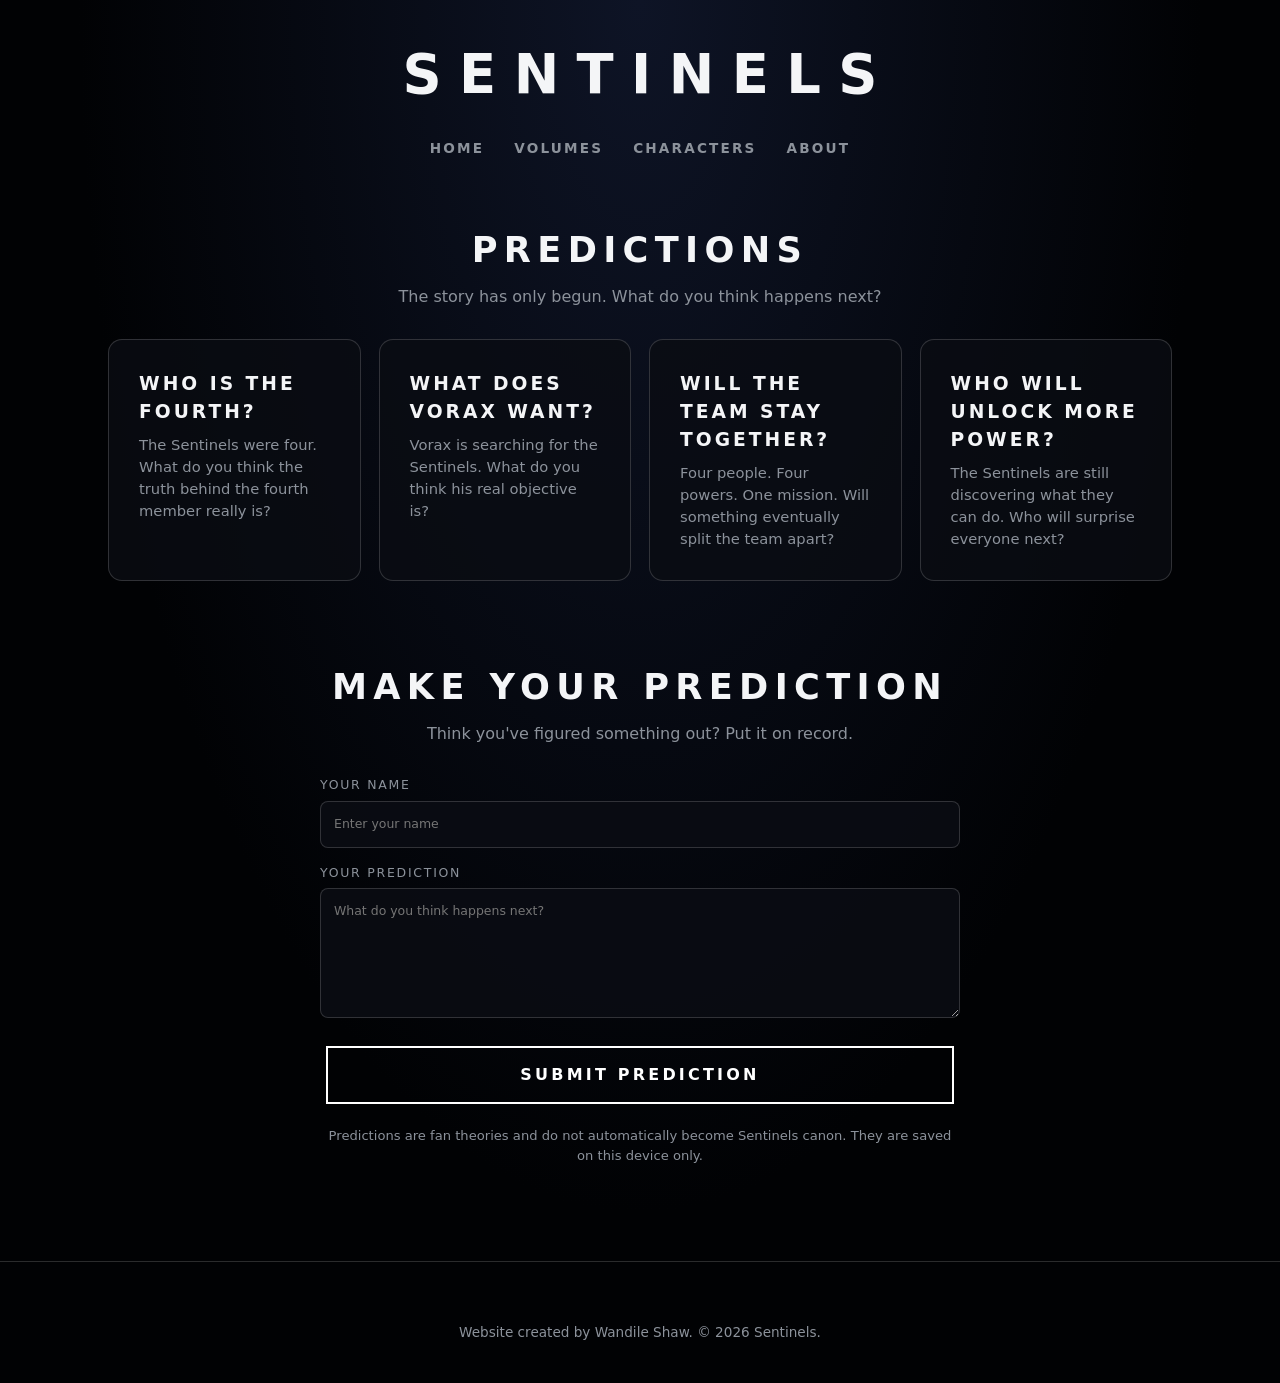
<file: prediction.html>
<!DOCTYPE html><html lang="en"><head><meta charset="UTF-8"><meta name="viewport" content="width=device-width,initial-scale=1"><title>SENTINELS</title><link rel="stylesheet" href="style.css"></head>
<body data-page="prediction"><main class="wrap">
<h2 class="sec" style="margin-top:50px">PREDICTIONS</h2>
<p class="sub">The story has only begun. What do you think happens next?</p>
<div class="cards">
<div class="card"><h3>WHO IS THE FOURTH?</h3><p>The Sentinels were four. What do you think the truth behind the fourth member really is?</p></div>
<div class="card"><h3>WHAT DOES VORAX WANT?</h3><p>Vorax is searching for the Sentinels. What do you think his real objective is?</p></div>
<div class="card"><h3>WILL THE TEAM STAY TOGETHER?</h3><p>Four people. Four powers. One mission. Will something eventually split the team apart?</p></div>
<div class="card"><h3>WHO WILL UNLOCK MORE POWER?</h3><p>The Sentinels are still discovering what they can do. Who will surprise everyone next?</p></div>
</div>

<h2 class="sec">MAKE YOUR PREDICTION</h2><p class="sub">Think you've figured something out? Put it on record.</p>
<form id="f">
 <label>YOUR NAME<input id="nm" maxlength="60" placeholder="Enter your name" required></label>
 <label>YOUR PREDICTION<textarea id="tx" maxlength="1000" placeholder="What do you think happens next?" required></textarea></label>
 <button class="btn sm" type="submit">SUBMIT PREDICTION</button>
 <p class="sub" style="margin:0;font-size:.82rem">Predictions are fan theories and do not automatically become Sentinels canon. They are saved on this device only.</p>
</form>
<div class="saved" id="list"></div>
</main>
<script src="script.js"></script>
<script>
const K="sentinelsPredictions",L=document.getElementById("list");
const get=()=>{try{return JSON.parse(localStorage.getItem(K)||"[]")}catch(e){return[]}};
const esc=t=>t.replace(/[&<>"]/g,c=>({"&":"&amp;","<":"&lt;",">":"&gt;",'"':"&quot;"}[c]));
function draw(){L.innerHTML=get().reverse().map(p=>"<div><b>"+esc(p.name).toUpperCase()+"</b><p>"+esc(p.prediction)+"</p></div>").join("")}
document.getElementById("f").onsubmit=e=>{e.preventDefault();
 const n=document.getElementById("nm").value.trim(),t=document.getElementById("tx").value.trim();if(!n||!t)return;
 const a=get();a.push({name:n,prediction:t,date:new Date().toISOString()});
 try{localStorage.setItem(K,JSON.stringify(a))}catch(x){}
 e.target.reset();draw()};
draw();
</script></body></html>
</file>
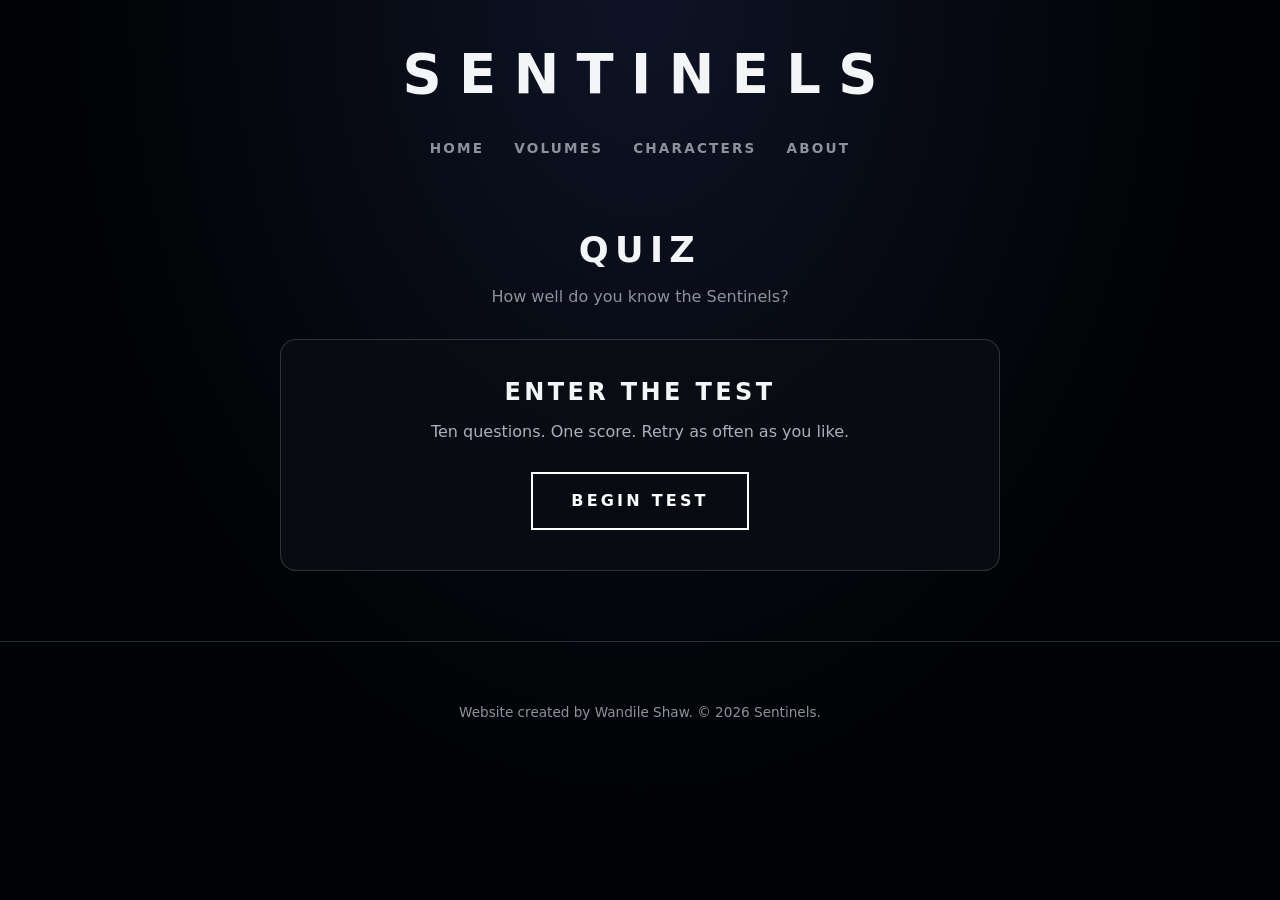
<file: quiz.html>
<!DOCTYPE html><html lang="en"><head><meta charset="UTF-8"><meta name="viewport" content="width=device-width,initial-scale=1"><title>SENTINELS</title><link rel="stylesheet" href="style.css"></head>
<body data-page="quiz"><main class="wrap">
<h2 class="sec" style="margin-top:50px">QUIZ</h2><p class="sub">How well do you know the Sentinels?</p>

<div class="panel" id="qs"><h2>ENTER THE TEST</h2><p>Ten questions. One score. Retry as often as you like.</p><button class="btn sm" id="go">BEGIN TEST</button></div>

<div class="panel" id="qg" hidden>
 <div class="top2"><span id="qn"></span><span id="sc"></span></div><div class="prog"><i id="pr"></i></div>
 <h2 id="qt" style="letter-spacing:.04em;font-size:1.3rem"></h2><div class="answers" id="an"></div><p class="fb" id="fb"></p>
</div>

<div class="panel" id="qr" hidden>
 <p style="margin:0;letter-spacing:.2em">TEST COMPLETE</p><div class="score"><span id="fs"></span> / 10</div>
 <h2 id="rt"></h2><p id="rd"></p>
 <button class="btn sm" id="again">TRY AGAIN</button><a class="btn sm" href="prediction.html" style="text-decoration:none">MAKE A PREDICTION</a>
</div>
</main>
<script src="script.js"></script>
<script>
/* ===== QUIZ QUESTIONS - edit here. "c" = number of the correct answer, starting at 0 ===== */
const Q=[
 {q:"How many members make up the main Sentinel team?",a:["Two","Three","Four","Five"],c:2},
 {q:"Which colour identifies Wandile's Sentinel?",a:["Red","Blue","Green","Pink"],c:1},
 {q:"What is Kyla's primary ability?",a:["Strength","Flight","Speed","Energy blasts"],c:2},
 {q:"What is Xavier primarily known for?",a:["Strength and power","Flight and speed","Healing","Energy shields"],c:0},
 {q:"How does Cee achieve flight?",a:["Energy propulsion","Retractable wings","Teleportation","She cannot fly"],c:1},
 {q:"Where does Cee project her energy blasts from?",a:["Her eyes","Her wings","Her hands","Her chest"],c:2},
 {q:"Who are the two wise aliens connected to the Sentinels?",a:["Vaelor and Zyron","Vorax and Vaelor","Zyron and Vorax","Kyla and Vaelor"],c:0},
 {q:"Who wants the Sentinels?",a:["Vaelor","Zyron","Vorax","Xavier"],c:2},
 {q:"Which Sentinel develops speed and flight in addition to his strength?",a:["Xavier","Wandile","Cee","Kyla"],c:1},
 {q:"Which combination correctly describes Cee?",a:["Speed, agility and rapid movement","Strength, power and close combat","Flight, retractable wings and hand energy blasts","Strength, speed and energy shields"],c:2}
];
const RANKS=[[10,"SENTINEL","Perfect score. You know the Sentinels inside and out."],[8,"FIELD OPERATIVE","You know the story well. Only a few details escaped you."],[6,"RECRUIT","You have the basics. Time to study the archive a little closer."],[4,"OBSERVER","You've seen the story, but you haven't been paying enough attention."],[0,"UNKNOWN","The archive barely recognises you. Back to the files."]];
const $=id=>document.getElementById(id);let i=0,s=0,lock=false;
const show=n=>{["qs","qg","qr"].forEach(x=>$(x).hidden=x!==n)};
function load(){lock=false;const q=Q[i];$("qn").textContent="QUESTION "+(i+1)+" / "+Q.length;$("sc").textContent="SCORE "+s;
 $("pr").style.width=((i+1)/Q.length*100)+"%";$("qt").textContent=q.q;$("fb").textContent="";$("an").innerHTML="";
 q.a.forEach((t,k)=>{const b=document.createElement("button");b.className="ans";b.textContent=t;b.onclick=()=>pick(k,b);$("an").appendChild(b)})}
function pick(k,b){if(lock)return;lock=true;const q=Q[i];
 [...$("an").children].forEach((x,n)=>{x.disabled=true;if(n===q.c)x.classList.add("ok")});
 if(k===q.c){s++;$("fb").textContent="CORRECT"}else{b.classList.add("no");$("fb").textContent="INCORRECT"}
 $("sc").textContent="SCORE "+s;
 setTimeout(()=>{i++;if(i>=Q.length){const r=RANKS.find(x=>s>=x[0]);$("fs").textContent=s;$("rt").textContent=r[1];$("rd").textContent=r[2];show("qr")}else load()},850)}
$("go").onclick=()=>{i=0;s=0;show("qg");load()};$("again").onclick=()=>show("qs");
</script></body></html>
</file>
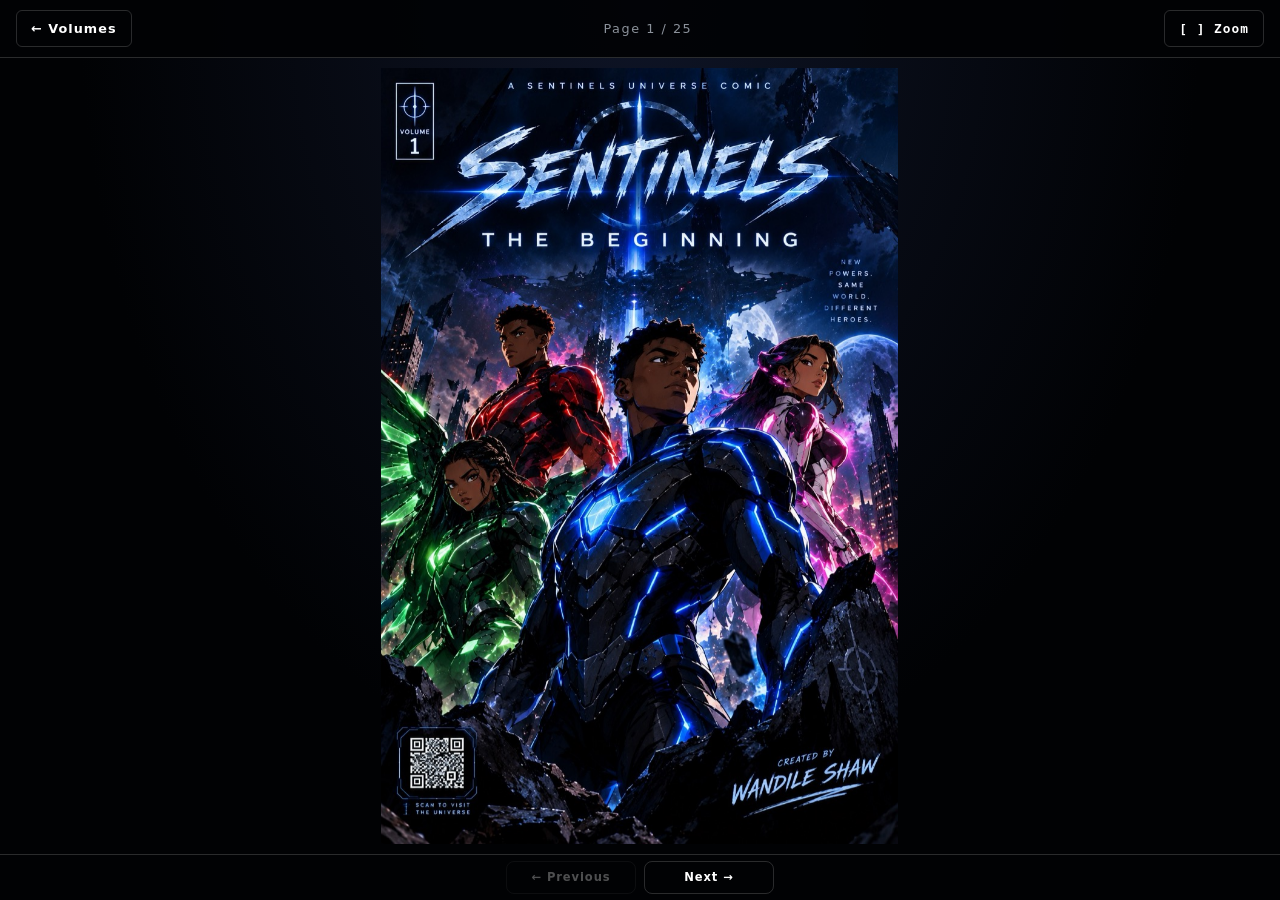
<file: reader.html>
<!DOCTYPE html><html lang="en"><head><meta charset="UTF-8"><meta name="viewport" content="width=device-width,initial-scale=1"><title>SENTINELS</title><link rel="stylesheet" href="style.css"></head>
<body data-page="volumes">
<div class="rbar" id="rbar"><a href="volumes.html">&larr; Volumes</a><span id="pg"></span><button id="zm">[ ] Zoom</button></div>
<div class="stage"><img id="pgimg" alt="Comic page"></div>
<div class="rnav" id="rnav"><button id="pv">&larr; Previous</button><button id="nx">Next &rarr;</button></div>
<script src="script.js"></script></body></html>
</file>
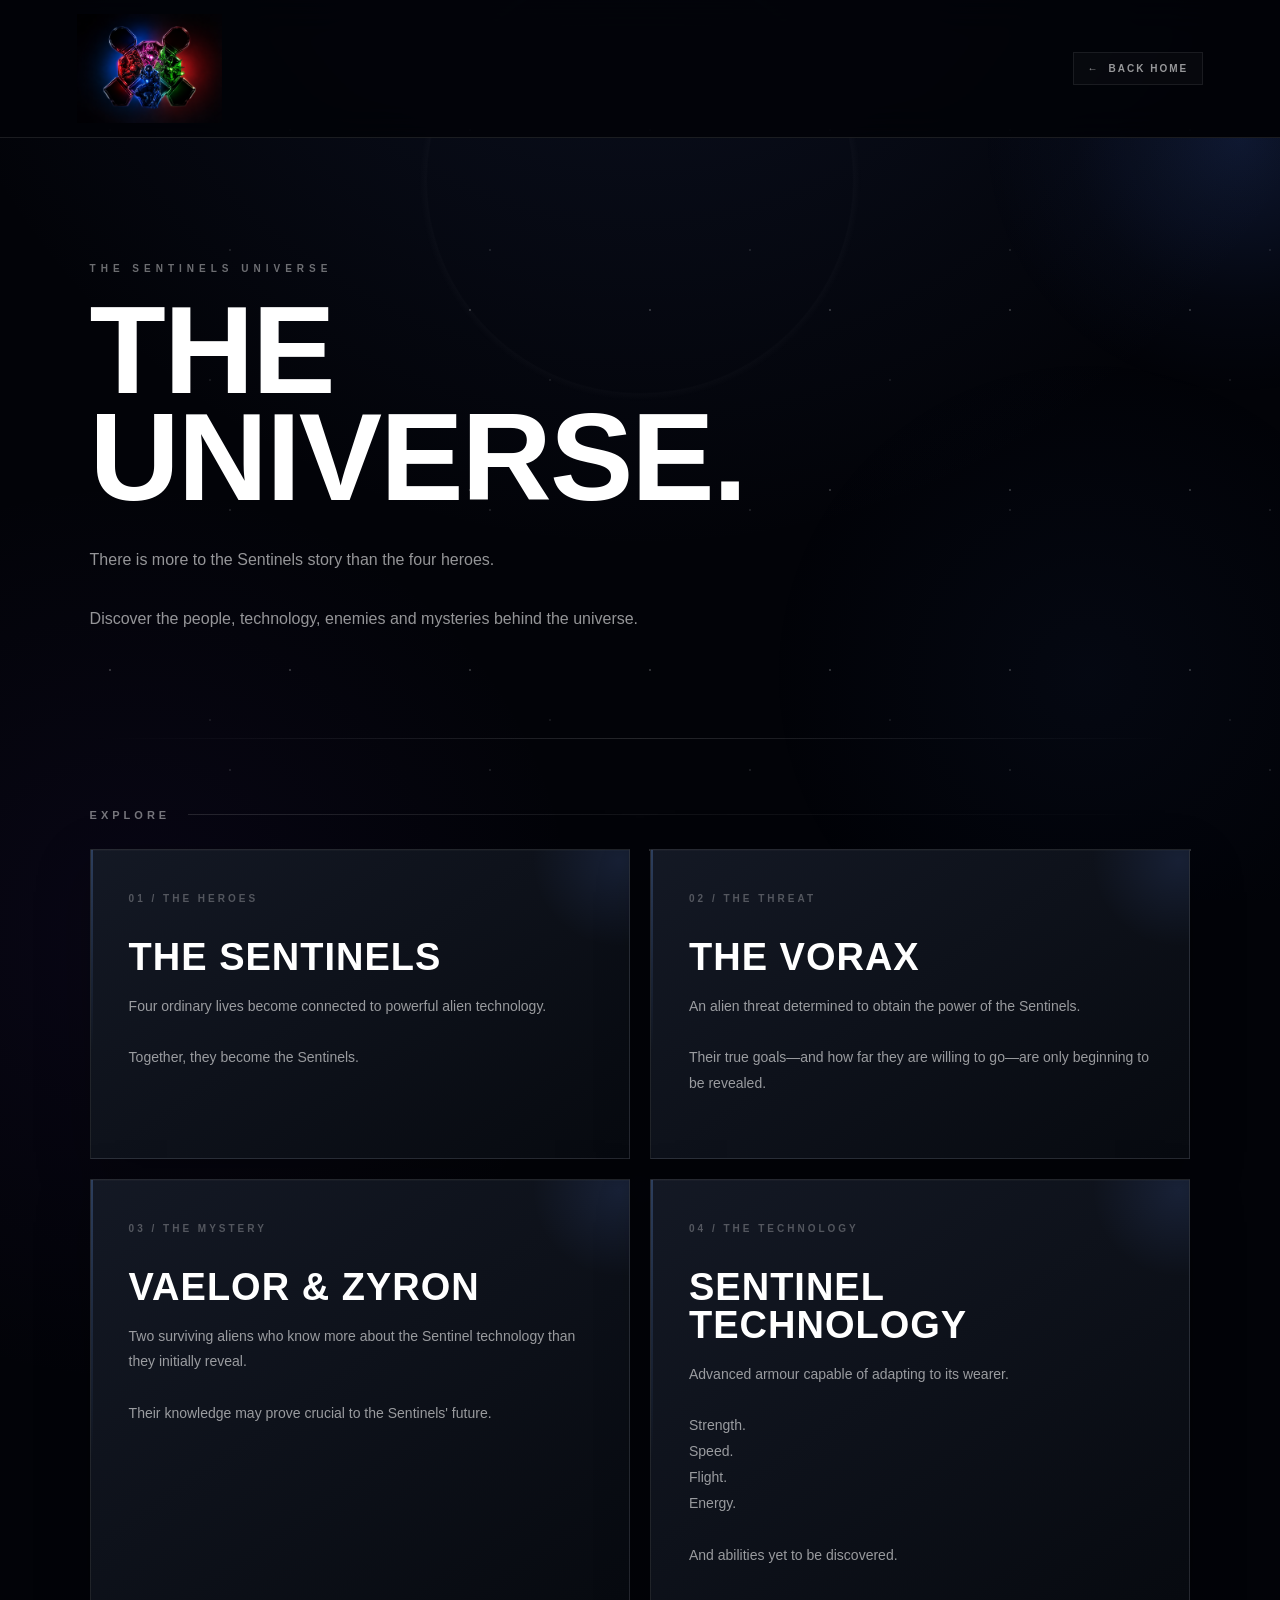
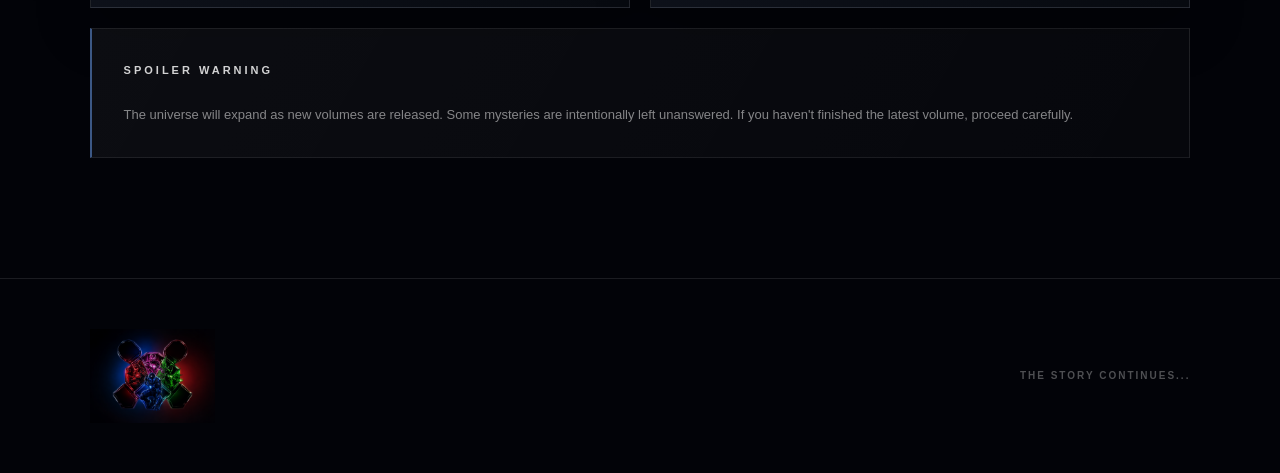
<file: universe.html>
<!DOCTYPE html>
<html lang="en">
<head>
  <meta charset="UTF-8">
  <meta name="viewport" content="width=device-width, initial-scale=1.0">

  <title>SENTINELS — Universe</title>

  <style>
    :root {
      --bg: #020308;
      --panel: #0a0d14;
      --panel-2: #0e121b;
      --line: rgba(255,255,255,.1);
      --line-strong: rgba(255,255,255,.22);
      --text: #ffffff;
      --muted: rgba(255,255,255,.58);
      --soft: rgba(255,255,255,.38);
      --accent: #73a9ff;
    }

    * {
      margin: 0;
      padding: 0;
      box-sizing: border-box;
    }

    html {
      scroll-behavior: smooth;
    }

    body {
      min-height: 100vh;
      background:
        radial-gradient(circle at 50% -10%, rgba(70,100,180,.16), transparent 32%),
        radial-gradient(circle at 10% 45%, rgba(90,50,180,.08), transparent 28%),
        var(--bg);
      color: var(--text);
      font-family: Arial, Helvetica, sans-serif;
      overflow-x: hidden;
    }

    body::before,
    body::after {
      content: "";
      position: fixed;
      inset: 0;
      pointer-events: none;
      z-index: -1;
    }

    /* Deep-space star field */
    body::before {
      background-image:
        radial-gradient(circle, rgba(255,255,255,.7) 0 1px, transparent 1.5px),
        radial-gradient(circle, rgba(255,255,255,.4) 0 1px, transparent 1.5px),
        radial-gradient(circle, rgba(255,255,255,.3) 0 1px, transparent 1.5px);
      background-size: 180px 180px, 260px 260px, 340px 340px;
      background-position: 20px 40px, 100px 120px, 40px 210px;
      opacity: .25;
    }

    /* Slow atmospheric depth */
    body::after {
      background:
        radial-gradient(
          circle at 50% 20%,
          transparent 0 22%,
          rgba(255,255,255,.018) 22.2%,
          transparent 23%
        ),
        radial-gradient(
          circle at 85% 75%,
          rgba(60,100,180,.06),
          transparent 25%
        );
      animation: atmosphere 16s ease-in-out infinite alternate;
    }

    @keyframes atmosphere {
      from {
        transform: translate3d(-1%, -1%, 0) scale(1);
      }
      to {
        transform: translate3d(1%, 1%, 0) scale(1.04);
      }
    }

    a {
      color: inherit;
      text-decoration: none;
    }

    /* =========================
       NAVIGATION
    ========================= */

    nav {
      position: sticky;
      top: 0;
      z-index: 100;

      min-height: 76px;
      padding: 14px 6%;

      display: flex;
      align-items: center;
      justify-content: space-between;
      gap: 24px;

      background: rgba(2,3,8,.86);
      backdrop-filter: blur(18px);
      -webkit-backdrop-filter: blur(18px);

      border-bottom: 1px solid var(--line);
    }

    .nav-logo {
      width: 145px;
      max-width: 42vw;
      height: auto;
      display: block;
      object-fit: contain;
    }

    .back-link {
      display: inline-flex;
      align-items: center;
      gap: 9px;

      padding: 10px 14px;

      font-size: 10px;
      font-weight: 700;
      letter-spacing: 2px;

      color: var(--muted);

      border: 1px solid rgba(255,255,255,.08);
      background: rgba(255,255,255,.025);

      transition:
        color .25s ease,
        border-color .25s ease,
        background .25s ease,
        transform .25s ease;
    }

    .back-link:hover {
      color: white;
      border-color: var(--line-strong);
      background: rgba(255,255,255,.055);
      transform: translateX(-3px);
    }

    /* =========================
       HERO
    ========================= */

    .hero {
      position: relative;
      padding: 125px 7% 105px;
      overflow: hidden;
    }

    .hero::before {
      content: "";
      position: absolute;
      width: 520px;
      height: 520px;
      right: -220px;
      top: -260px;

      border-radius: 50%;

      background:
        radial-gradient(
          circle,
          rgba(80,130,255,.16),
          rgba(80,130,255,.035) 45%,
          transparent 70%
        );

      pointer-events: none;
    }

    .hero::after {
      content: "";
      position: absolute;
      left: 7%;
      right: 7%;
      bottom: 0;
      height: 1px;
      background: linear-gradient(
        90deg,
        transparent,
        rgba(255,255,255,.14),
        transparent
      );
    }

    .kicker {
      margin-bottom: 22px;

      font-size: 10px;
      font-weight: 700;
      letter-spacing: 5px;
      text-transform: uppercase;

      color: rgba(255,255,255,.42);
    }

    h1 {
      position: relative;
      z-index: 1;

      max-width: 900px;

      font-size: clamp(64px, 10vw, 125px);
      line-height: .86;
      letter-spacing: -2px;
      font-weight: 900;

      margin-bottom: 34px;
    }

    .hero-intro {
      position: relative;
      z-index: 1;

      max-width: 680px;

      font-size: 16px;
      line-height: 1.85;

      color: var(--muted);
    }

    /* =========================
       CONTENT
    ========================= */

    .section {
      padding: 70px 7% 120px;
    }

    .section-heading {
      display: flex;
      align-items: center;
      gap: 18px;

      margin-bottom: 28px;
    }

    .section-title {
      font-size: 11px;
      font-weight: 700;
      letter-spacing: 4px;
      text-transform: uppercase;

      color: rgba(255,255,255,.45);
      white-space: nowrap;
    }

    .section-line {
      width: 100%;
      height: 1px;
      background: linear-gradient(
        90deg,
        rgba(255,255,255,.12),
        transparent
      );
    }

    /* =========================
       2 × 2 LORE GRID
    ========================= */

    .lore-grid {
      display: grid;
      grid-template-columns: repeat(2, minmax(0, 1fr));
      gap: 20px;
    }

    .lore-card {
      position: relative;
      min-height: 310px;

      padding: 38px;

      overflow: hidden;

      background:
        linear-gradient(
          145deg,
          rgba(20,25,37,.98),
          rgba(7,10,16,.98)
        );

      border: 1px solid var(--line);

      box-shadow:
        inset 0 1px 0 rgba(255,255,255,.025),
        0 18px 50px rgba(0,0,0,.28);

      transition:
        transform .35s ease,
        border-color .35s ease,
        box-shadow .35s ease;
    }

    .lore-card::before {
      content: "";
      position: absolute;
      width: 180px;
      height: 180px;

      right: -80px;
      top: -80px;

      border-radius: 50%;

      background:
        radial-gradient(
          circle,
          rgba(100,145,255,.12),
          transparent 68%
        );

      pointer-events: none;
    }

    .lore-card::after {
      content: "";
      position: absolute;

      left: 0;
      top: 0;
      bottom: 0;

      width: 2px;

      background:
        linear-gradient(
          180deg,
          rgba(115,169,255,.75),
          transparent 65%
        );

      opacity: .35;

      transition: opacity .35s ease;
    }

    .lore-card:hover {
      transform: translateY(-7px);
      border-color: rgba(255,255,255,.22);

      box-shadow:
        inset 0 1px 0 rgba(255,255,255,.04),
        0 24px 65px rgba(0,0,0,.4);
    }

    .lore-card:hover::after {
      opacity: .9;
    }

    .card-number {
      position: relative;
      z-index: 1;

      display: inline-block;

      margin-bottom: 34px;

      font-size: 10px;
      font-weight: 700;
      letter-spacing: 3px;

      color: rgba(255,255,255,.28);
    }

    .lore-card h2 {
      position: relative;
      z-index: 1;

      margin-bottom: 18px;

      font-size: clamp(27px, 3vw, 38px);
      line-height: 1;
      letter-spacing: 1px;
      font-weight: 800;
    }

    .lore-card p {
      position: relative;
      z-index: 1;

      max-width: 570px;

      font-size: 14px;
      line-height: 1.85;

      color: var(--muted);
    }

    /* =========================
       NOTICE
    ========================= */

    .notice {
      position: relative;

      margin-top: 20px;
      padding: 30px 32px;

      background:
        linear-gradient(
          120deg,
          rgba(255,255,255,.045),
          rgba(255,255,255,.018)
        );

      border:
        1px solid
        rgba(255,255,255,.08);

      border-left:
        2px solid
        rgba(115,169,255,.5);

      color: rgba(255,255,255,.5);

      font-size: 13px;
      line-height: 1.75;
    }

    .notice strong {
      color: rgba(255,255,255,.82);
      font-size: 11px;
      letter-spacing: 3px;
    }

    /* =========================
       FOOTER
    ========================= */

    footer {
      padding: 50px 7%;

      display: flex;
      align-items: center;
      justify-content: space-between;
      gap: 25px;

      border-top: 1px solid var(--line);
    }

    .footer-logo {
      width: 125px;
      height: auto;
      display: block;
      opacity: .8;
    }

    footer p {
      font-size: 10px;
      font-weight: 700;
      letter-spacing: 2px;

      color: rgba(255,255,255,.3);
    }

    /* =========================
       MOBILE
    ========================= */

    @media (max-width: 760px) {

      nav {
        min-height: 68px;
        padding: 12px 5%;
      }

      .nav-logo {
        width: 118px;
      }

      .back-link {
        padding: 9px 10px;
        font-size: 9px;
        letter-spacing: 1.5px;
      }

      .hero {
        padding: 90px 6% 80px;
      }

      h1 {
        font-size: clamp(58px, 18vw, 90px);
      }

      .hero-intro {
        font-size: 14px;
      }

      .section {
        padding: 55px 6% 80px;
      }

      .lore-grid {
        grid-template-columns: 1fr;
        gap: 15px;
      }

      .lore-card {
        min-height: 270px;
        padding: 30px;
      }

      .lore-card h2 {
        font-size: 29px;
      }

      .notice {
        padding: 25px;
      }

      footer {
        padding: 40px 6%;
        flex-direction: column;
        align-items: flex-start;
      }
    }

    @media (prefers-reduced-motion: reduce) {
      html {
        scroll-behavior: auto;
      }

      *,
      *::before,
      *::after {
        animation-duration: .01ms !important;
        animation-iteration-count: 1 !important;
        transition-duration: .01ms !important;
      }
    }
  </style>
</head>

<body>

  <!-- =========================
       NAVIGATION
  ========================== -->

  <nav>
    <a href="index.html" aria-label="SENTINELS home">
      <img
        src="Logo.PNG"
        alt="SENTINELS"
        class="nav-logo"
      >
    </a>

    <a href="index.html" class="back-link">
      <span>←</span>
      <span>BACK HOME</span>
    </a>
  </nav>


  <!-- =========================
       HERO
  ========================== -->

  <header class="hero">

    <div class="kicker">
      THE SENTINELS UNIVERSE
    </div>

    <h1>
      THE<br>
      UNIVERSE.
    </h1>

    <p class="hero-intro">
      There is more to the Sentinels story
      than the four heroes.
      <br><br>
      Discover the people, technology,
      enemies and mysteries behind the
      universe.
    </p>

  </header>


  <!-- =========================
       LORE
  ========================== -->

  <main class="section">

    <div class="section-heading">
      <div class="section-title">
        EXPLORE
      </div>

      <div class="section-line"></div>
    </div>


    <div class="lore-grid">

      <!-- CARD 01 -->

      <article class="lore-card">

        <span class="card-number">
          01 / THE HEROES
        </span>

        <h2>
          THE SENTINELS
        </h2>

        <p>
          Four ordinary lives become connected
          to powerful alien technology.
          <br><br>
          Together, they become the Sentinels.
        </p>

      </article>


      <!-- CARD 02 -->

      <article class="lore-card">

        <span class="card-number">
          02 / THE THREAT
        </span>

        <h2>
          THE VORAX
        </h2>

        <p>
          An alien threat determined to obtain
          the power of the Sentinels.
          <br><br>
          Their true goals—and how far they are
          willing to go—are only beginning
          to be revealed.
        </p>

      </article>


      <!-- CARD 03 -->

      <article class="lore-card">

        <span class="card-number">
          03 / THE MYSTERY
        </span>

        <h2>
          VAELOR &amp; ZYRON
        </h2>

        <p>
          Two surviving aliens who know more
          about the Sentinel technology than
          they initially reveal.
          <br><br>
          Their knowledge may prove crucial
          to the Sentinels' future.
        </p>

      </article>


      <!-- CARD 04 -->

      <article class="lore-card">

        <span class="card-number">
          04 / THE TECHNOLOGY
        </span>

        <h2>
          SENTINEL TECHNOLOGY
        </h2>

        <p>
          Advanced armour capable of adapting
          to its wearer.
          <br><br>
          Strength.
          <br>
          Speed.
          <br>
          Flight.
          <br>
          Energy.
          <br><br>
          And abilities yet to be discovered.
        </p>

      </article>

    </div>


    <!-- =========================
         SPOILER NOTICE
    ========================== -->

    <div class="notice">

      <strong>
        SPOILER WARNING
      </strong>

      <br><br>

      The universe will expand as new volumes
      are released.

      Some mysteries are intentionally left
      unanswered.

      If you haven't finished the latest volume,
      proceed carefully.

    </div>

  </main>


  <!-- =========================
       FOOTER
  ========================== -->

  <footer>

    <img
      src="Logo.PNG"
      alt="SENTINELS"
      class="footer-logo"
    >

    <p>
      THE STORY CONTINUES...
    </p>

  </footer>

</body>
</html>
</file>
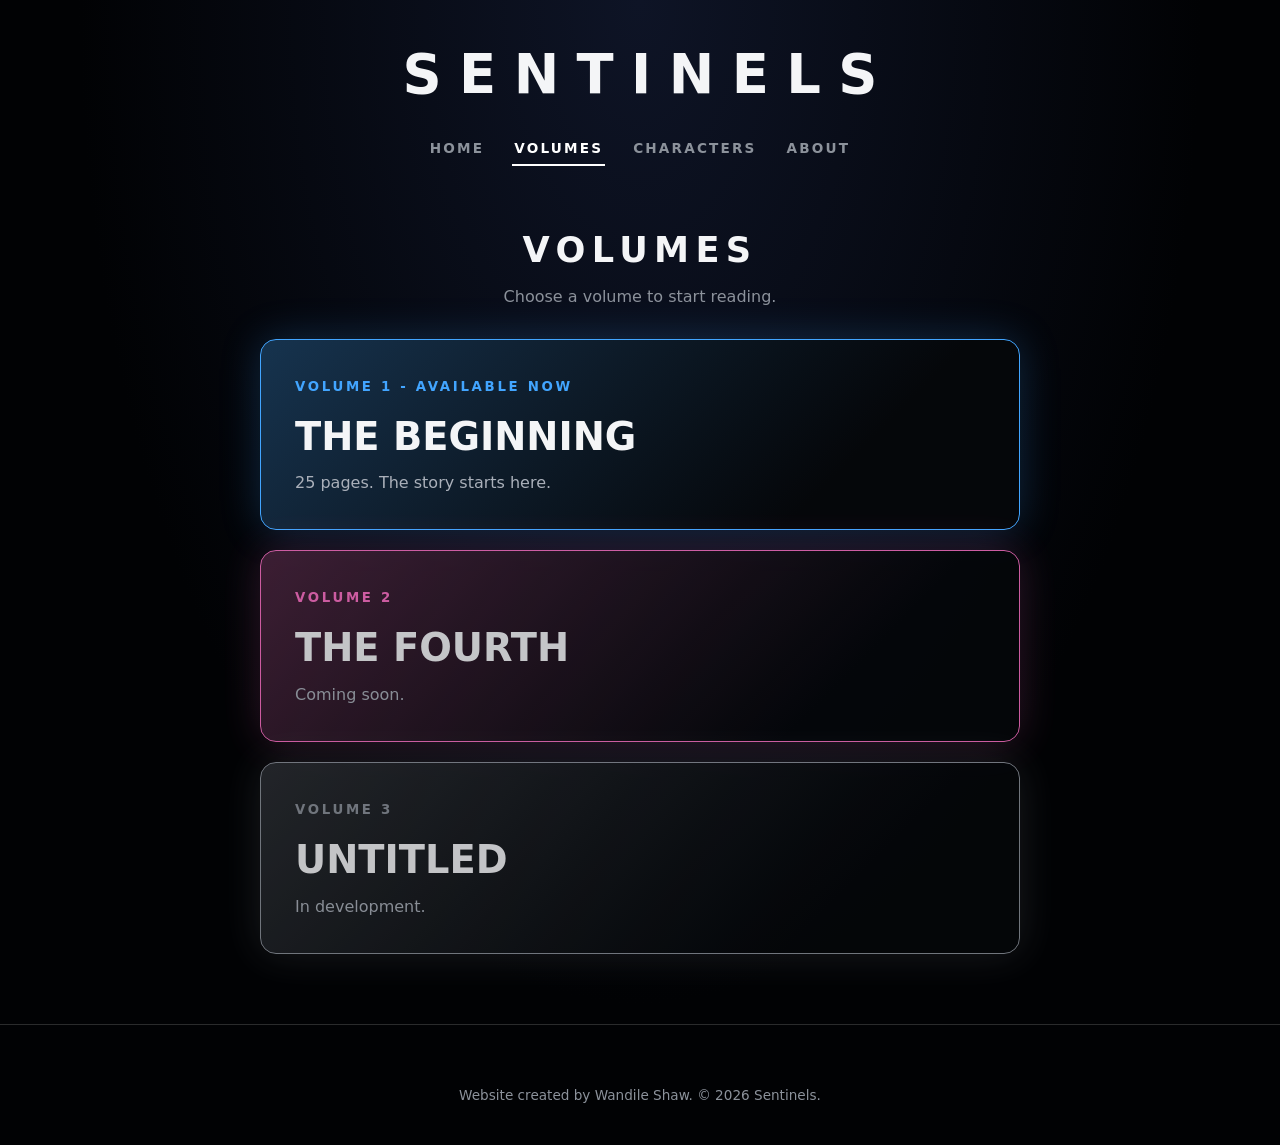
<file: volumes.html>
<!DOCTYPE html><html lang="en"><head><meta charset="UTF-8"><meta name="viewport" content="width=device-width,initial-scale=1"><title>SENTINELS</title><link rel="stylesheet" href="style.css"></head>
<body data-page="volumes"><main class="wrap">
<h2 class="sec" style="margin-top:50px">VOLUMES</h2><p class="sub">Choose a volume to start reading.</p>
<div class="vols">
<a class="vol" style="--c:#42a5ff" href="reader.html?v=1"><small>VOLUME 1 - AVAILABLE NOW</small><h3>THE BEGINNING</h3><p>25 pages. The story starts here.</p></a>
<div class="vol off" style="--c:#ff72c7"><small>VOLUME 2</small><h3>THE FOURTH</h3><p>Coming soon.</p></div>
<div class="vol off" style="--c:#8c929b"><small>VOLUME 3</small><h3>UNTITLED</h3><p>In development.</p></div>
</div></main><script src="script.js"></script></body></html>
</file>
<file: style.css>
/* SENTINELS - shared by EVERY page. Edit once, changes everywhere. */
:root{--w:#f4f5f7;--g:#8c929b;--line:rgba(255,255,255,.16)}
*{box-sizing:border-box;margin:0;padding:0}
html{background:#010204;scroll-behavior:smooth}
body{min-height:100vh;color:var(--w);font-family:Inter,system-ui,-apple-system,"Segoe UI",sans-serif;line-height:1.5;overflow-x:hidden;background:radial-gradient(ellipse at 50% 0,#0e1426,#010204 62%)}
img{max-width:100%;display:block}
a{color:inherit}

/* ---- space background ---- */
.space{position:fixed;inset:0;z-index:-1;overflow:hidden;pointer-events:none}
.star{position:absolute;width:2px;height:2px;border-radius:50%;background:#fff;animation:tw 4s ease-in-out infinite}
@keyframes tw{50%{opacity:.15}}
.planet{position:absolute;border-radius:50%;animation:fl 26s ease-in-out infinite;box-shadow:inset -14px -10px 30px rgba(0,0,0,.65)}
.planet.ring::after{content:"";position:absolute;left:-30%;right:-30%;top:40%;height:20%;border:3px solid rgba(255,220,170,.4);border-radius:50%;transform:rotate(-14deg)}
@keyframes fl{50%{transform:translateY(-20px)}}
.rock{position:absolute;width:var(--s);height:var(--s);border-radius:42% 58% 46% 54%;background:radial-gradient(circle at 30% 30%,#9a9fa8,#2b2e35 70%);animation:sp 34s linear infinite}
.rock.hot{background:radial-gradient(circle at 30% 30%,#ffb35c,#7a2a08 70%);box-shadow:0 0 14px rgba(255,120,40,.5)}
@keyframes sp{to{transform:rotate(360deg)}}
.sat{position:absolute;width:12px;height:12px;background:#aeb6c2;animation:fl 18s ease-in-out infinite}
.sat::before,.sat::after{content:"";position:absolute;top:2px;width:20px;height:8px;background:#3a78d8}
.sat::before{right:14px}.sat::after{left:14px}
.ship{position:absolute;left:-80px;width:30px;height:9px;background:linear-gradient(90deg,transparent,#cfe6ff);clip-path:polygon(0 25%,72% 0,100% 50%,72% 100%,0 75%);animation:fly linear infinite}
@keyframes fly{to{transform:translateX(calc(100vw + 160px))}}

/* ---- header / footer ---- */
.top{text-align:center;padding:34px 16px 8px}
.brand{font-size:clamp(2rem,7vw,3.4rem);font-weight:800;letter-spacing:.32em;text-decoration:none;padding-left:.32em}
.top nav{margin-top:16px;display:flex;justify-content:center;flex-wrap:wrap;gap:6px 26px}
.top nav a{text-decoration:none;color:var(--g);font-size:.85rem;font-weight:600;letter-spacing:.16em;padding:6px 2px;border-bottom:2px solid transparent}
.top nav a:hover,.top nav a.active{color:#fff;border-color:#fff}
.foot{text-align:center;color:var(--g);font-size:.85rem;padding:60px 16px 40px;border-top:1px solid var(--line);margin-top:70px}

/* ---- layout pieces ---- */
.wrap{max-width:1100px;margin:0 auto;padding:0 18px}
.hero{text-align:center;padding:40px 0 20px}
.hero img{width:min(560px,90%);height:auto;margin:0 auto 34px}
.btn{display:inline-block;border:2px solid #fff;color:#fff;text-decoration:none;font-weight:700;letter-spacing:.2em;padding:15px 38px;transition:.2s}
.btn:hover{background:#fff;color:#000}
h2.sec{text-align:center;font-size:clamp(1.5rem,4vw,2.2rem);letter-spacing:.18em;margin:80px 0 8px}
p.sub{text-align:center;color:var(--g);margin-bottom:30px}

/* ---- flip character cards ---- */
.grid{display:grid;grid-template-columns:repeat(2,1fr);gap:18px;max-width:1000px;margin:0 auto}
@media(min-width:1000px){.grid{grid-template-columns:repeat(4,1fr);gap:24px}}
.flip{perspective:1100px;aspect-ratio:3/4;cursor:pointer;outline:none}
.flip:focus-visible .f{outline:2px solid #fff}
.in{position:relative;width:100%;height:100%;transition:transform .85s cubic-bezier(.4,.1,.2,1);transform-style:preserve-3d}
.flip.on .in{transform:rotateY(180deg)}
.f,.b{position:absolute;inset:0;backface-visibility:hidden;-webkit-backface-visibility:hidden;border:1px solid var(--c);border-radius:14px;overflow:hidden;background:#07090e;box-shadow:0 0 26px color-mix(in srgb,var(--c) 30%,transparent)}
.f img{width:100%;height:100%;object-fit:contain}
.f span{position:absolute;left:0;right:0;bottom:0;padding:22px 8px 10px;text-align:center;font-weight:700;letter-spacing:.16em;font-size:.85rem;background:linear-gradient(transparent,rgba(0,0,0,.9))}
.b{transform:rotateY(180deg);padding:16px;overflow:auto;display:flex;flex-direction:column;gap:8px}
.b h3{letter-spacing:.14em;font-size:1.1rem}
.b .role{color:var(--c);font-size:.72rem;font-weight:700;letter-spacing:.14em}
.b .ab{color:var(--g);font-size:.78rem}
.b .desc{font-size:.8rem;color:#c5c9d0}
.stat{font-size:.7rem;letter-spacing:.1em;color:var(--g);display:flex;justify-content:space-between}
.bar{height:6px;background:#1a1f28;border-radius:4px;overflow:hidden;margin-top:3px}
.bar i{display:block;height:100%;background:var(--c);width:0;transition:width 1s .5s}
.flip.on .bar i{width:var(--v)}

/* ---- cards (explore / volumes) ---- */
.cards{display:grid;gap:18px;grid-template-columns:repeat(auto-fit,minmax(250px,1fr))}
.card{display:block;text-decoration:none;padding:30px;border:1px solid var(--line);border-radius:14px;background:rgba(10,13,19,.8);transition:.2s}
.card:hover{transform:translateY(-4px);border-color:#fff}
.card h3{letter-spacing:.16em;margin-bottom:8px}
.card p{color:var(--g);font-size:.92rem}
.vols{max-width:760px;margin:30px auto 0;display:grid;gap:20px}
.vol{display:block;text-decoration:none;padding:34px;border-radius:16px;border:1px solid var(--c);background:linear-gradient(135deg,color-mix(in srgb,var(--c) 28%,#05070a),#05070a 75%);box-shadow:0 0 40px color-mix(in srgb,var(--c) 22%,transparent)}
.vol small{color:var(--c);font-weight:700;letter-spacing:.2em}
.vol h3{font-size:clamp(1.6rem,5vw,2.4rem);margin:10px 0 6px}
.vol p{color:#aab0ba}
.vol.off{opacity:.8}
a.vol:hover{transform:translateY(-4px)}

/* ---- reader ---- */
.rbar{position:sticky;top:0;z-index:5;display:flex;justify-content:space-between;align-items:center;gap:10px;flex-wrap:wrap;padding:10px 16px;background:rgba(2,3,5,.92);border-bottom:1px solid var(--line)}
.rbar button,.rbar a{background:none;border:1px solid var(--line);color:#fff;padding:8px 14px;font:inherit;font-size:.8rem;font-weight:600;letter-spacing:.08em;cursor:pointer;text-decoration:none;border-radius:6px}
.rbar button:hover,.rbar a:hover{border-color:#fff}
.rbar div{display:flex;gap:8px;flex-wrap:wrap}
.stage{overflow:auto;padding:18px;text-align:center}
.stage img{margin:0 auto;height:auto;width:100%;max-width:900px}

.about{max-width:680px;margin:50px auto;text-align:center}
.about p{color:#c5c9d0;margin-bottom:20px}
@media(prefers-reduced-motion:reduce){*{animation:none!important;transition:none!important}}

/* ---- quiz + prediction ---- */
.panel{max-width:720px;margin:30px auto;padding:34px;border:1px solid var(--line);border-radius:16px;background:rgba(10,13,19,.85);text-align:center}
.panel h2{letter-spacing:.14em;margin-bottom:10px}
.panel p{color:#aab0ba;margin-bottom:22px}
.panel[hidden]{display:none}
.top2{display:flex;justify-content:space-between;color:var(--g);font-size:.78rem;letter-spacing:.14em;margin-bottom:10px}
.prog{height:5px;background:#1a1f28;border-radius:4px;overflow:hidden;margin-bottom:26px}
.prog i{display:block;height:100%;width:0;background:#42a5ff;transition:width .4s}
.answers{display:grid;gap:10px;margin-top:22px}
.ans{background:none;border:1px solid var(--line);color:#fff;padding:14px;font:inherit;border-radius:10px;cursor:pointer;text-align:left}
.ans:hover:enabled{border-color:#fff}
.ans.ok{border-color:#42e38b;background:rgba(66,227,139,.15)}
.ans.no{border-color:#ff4d55;background:rgba(255,77,85,.15)}
.fb{min-height:1.4em;margin:16px 0 0!important;font-size:.85rem;letter-spacing:.1em}
.score{font-size:3.5rem;font-weight:800;margin-bottom:6px}
.btn.sm{margin:6px;cursor:pointer;background:none;font:inherit;font-weight:700;letter-spacing:.2em}
.btn.sm:hover{background:#fff;color:#000}
form{max-width:640px;margin:0 auto;display:grid;gap:16px;text-align:left}
label{font-size:.78rem;letter-spacing:.14em;color:var(--g)}
input,textarea{width:100%;margin-top:6px;padding:13px;background:rgba(10,13,19,.9);border:1px solid var(--line);border-radius:8px;color:#fff;font:inherit}
input:focus,textarea:focus{outline:none;border-color:#fff}
textarea{min-height:130px;resize:vertical}
.saved{max-width:640px;margin:26px auto 0;display:grid;gap:12px}
.saved div{padding:16px;border:1px solid var(--line);border-radius:10px;background:rgba(10,13,19,.8)}
.saved b{letter-spacing:.1em;font-size:.85rem}.saved p{color:#c5c9d0;margin-top:4px;font-size:.92rem}

/* ---- reader v2: bottom nav + zoom ---- */
.rbar #pg{color:var(--g);font-size:.8rem;letter-spacing:.12em}
.rbar #zm{font-family:ui-monospace,Menlo,monospace}
.stage{padding-bottom:96px}
.rnav{position:fixed;left:0;right:0;bottom:0;z-index:5;display:flex;justify-content:center;gap:10px;padding:10px 16px calc(10px + env(safe-area-inset-bottom));background:rgba(2,3,5,.94);border-top:1px solid var(--line)}
.rnav button{flex:1;max-width:240px;background:none;border:1px solid var(--line);color:#fff;padding:12px;font:inherit;font-size:.85rem;font-weight:600;letter-spacing:.08em;cursor:pointer;border-radius:8px}
.rnav button:hover:enabled{border-color:#fff}
.rnav button:disabled{opacity:.3;cursor:default}
body.zoomed{overflow:hidden}
body.zoomed .top,body.zoomed .foot{display:none}
body.zoomed .stage{position:fixed;left:0;right:0;top:var(--bh,52px);bottom:var(--nh,64px);padding:10px;overflow:hidden;display:flex;align-items:center;justify-content:center}
body.zoomed .stage img{width:auto;height:auto;max-width:100%;max-height:100%;object-fit:contain;margin:0}
.hubcard{max-width:760px;margin:0 auto;text-align:center;border-color:#fff}

/* ---- community hub ---- */
.seg{display:flex;gap:8px;flex-wrap:wrap}
.seg button{background:none;border:1px solid var(--line);color:var(--g);padding:9px 16px;font:inherit;font-size:.75rem;letter-spacing:.12em;font-weight:700;border-radius:20px;cursor:pointer}
.seg button:hover{color:#fff;border-color:#fff}
.seg button.on{color:#000;background:#fff;border-color:#fff}
label[hidden]{display:none}
.feed{max-width:760px;margin:26px auto 0;display:grid;gap:14px}
.post{--c:#fff;padding:20px;border:1px solid var(--c);border-radius:12px;background:rgba(10,13,19,.88)}
.post.question{--c:#42a5ff}.post.review{--c:#ff72c7}.post.theory{--c:#42e38b}
.post-top{display:flex;justify-content:space-between;gap:10px;flex-wrap:wrap;font-size:.7rem;letter-spacing:.14em;color:var(--g)}
.post-top b{color:var(--c)}
.post h3{margin:8px 0 2px;letter-spacing:.06em;font-size:1rem}
.post .vol-t{font-size:.78rem;color:var(--c);letter-spacing:.08em}
.post p.c{color:#d5d9df;margin:8px 0 0;white-space:pre-wrap;overflow-wrap:anywhere}

/* ---- reader v3: whole page fits the screen; zoom is pinch/drag ---- */
.reader{overflow:hidden}
.reader .top,.reader .foot{display:none}
.rbar{position:fixed;top:0;left:0;right:0}
.reader .stage{position:fixed;left:0;right:0;top:var(--bh,52px);bottom:var(--nh,48px);padding:10px;overflow:hidden;display:flex;align-items:center;justify-content:center;touch-action:none;user-select:none;-webkit-user-select:none}
.reader .stage img{width:auto;height:auto;max-width:100%;max-height:100%;object-fit:contain;margin:0;transform-origin:center;will-change:transform;pointer-events:none;-webkit-user-drag:none}
.rnav{gap:8px;padding:6px 12px calc(6px + env(safe-area-inset-bottom))}
.rnav button{flex:0 1 130px;padding:7px 10px;font-size:.72rem}
</file>
